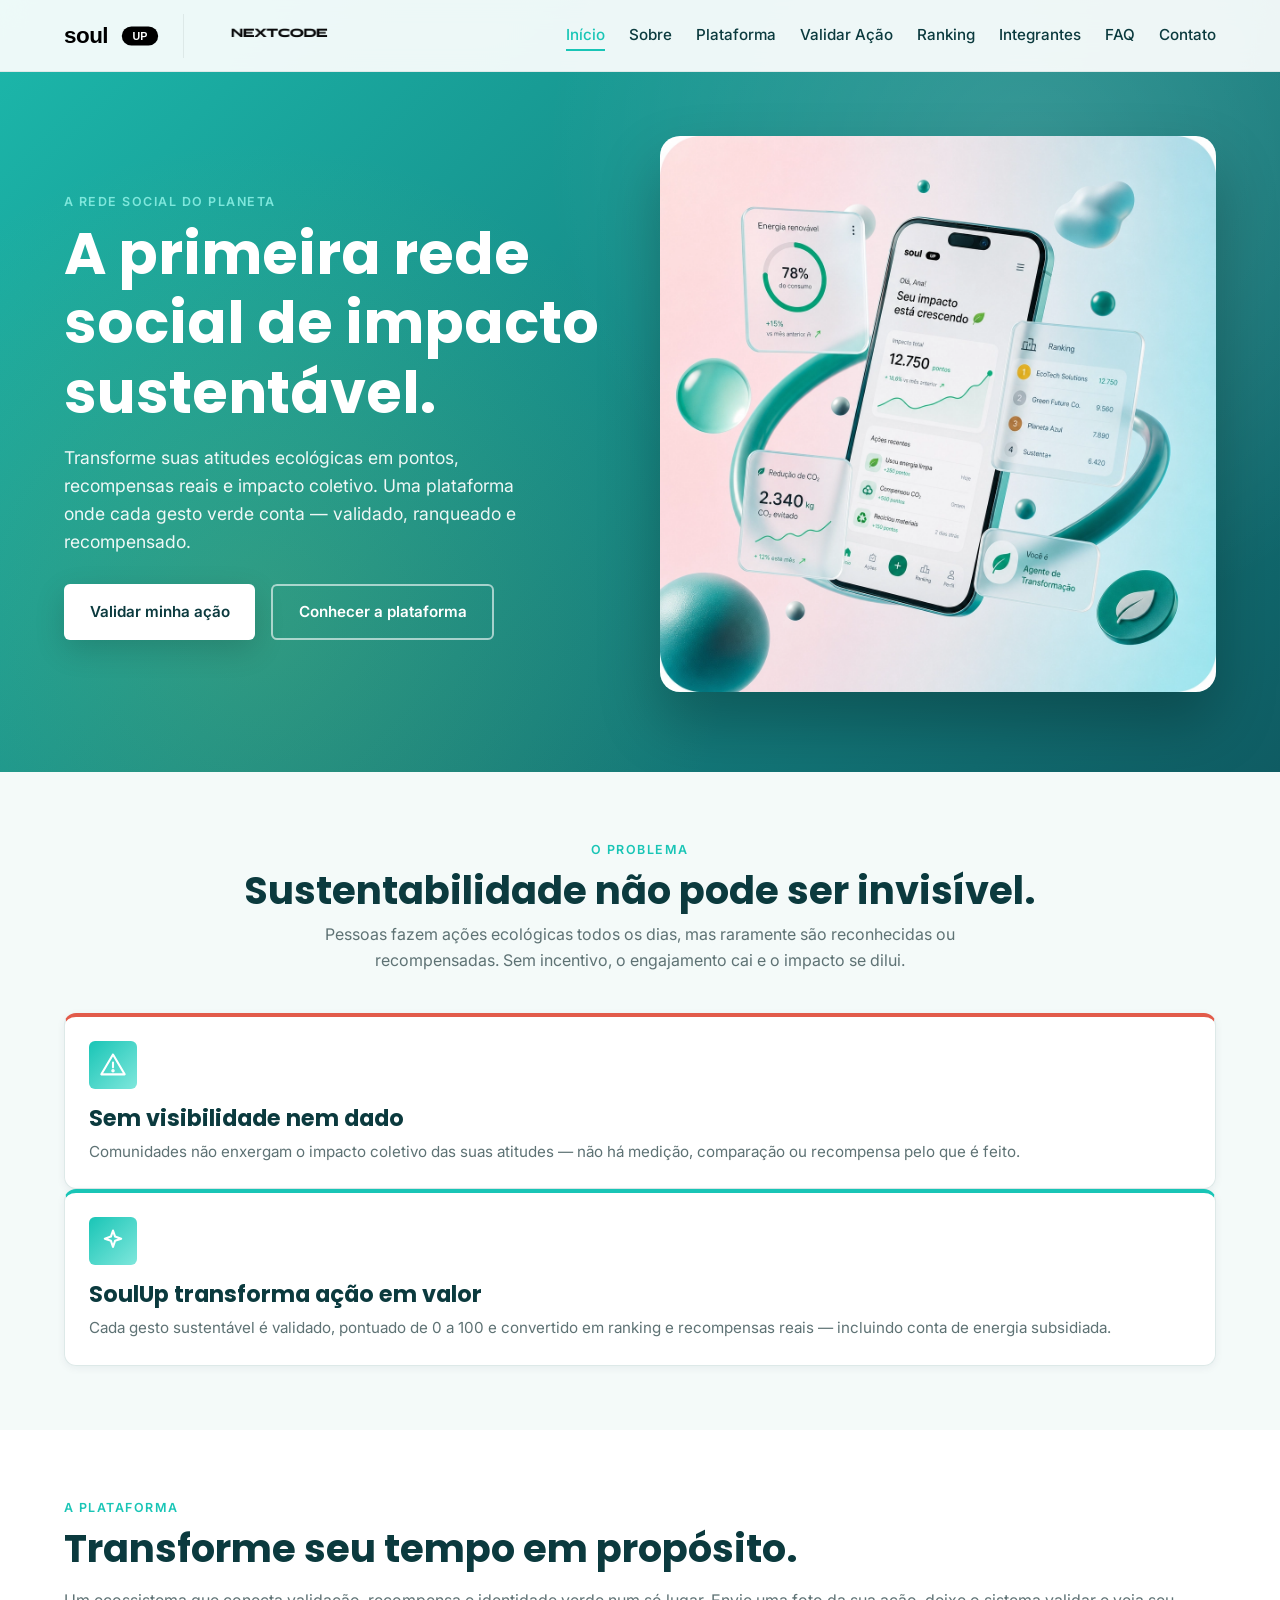
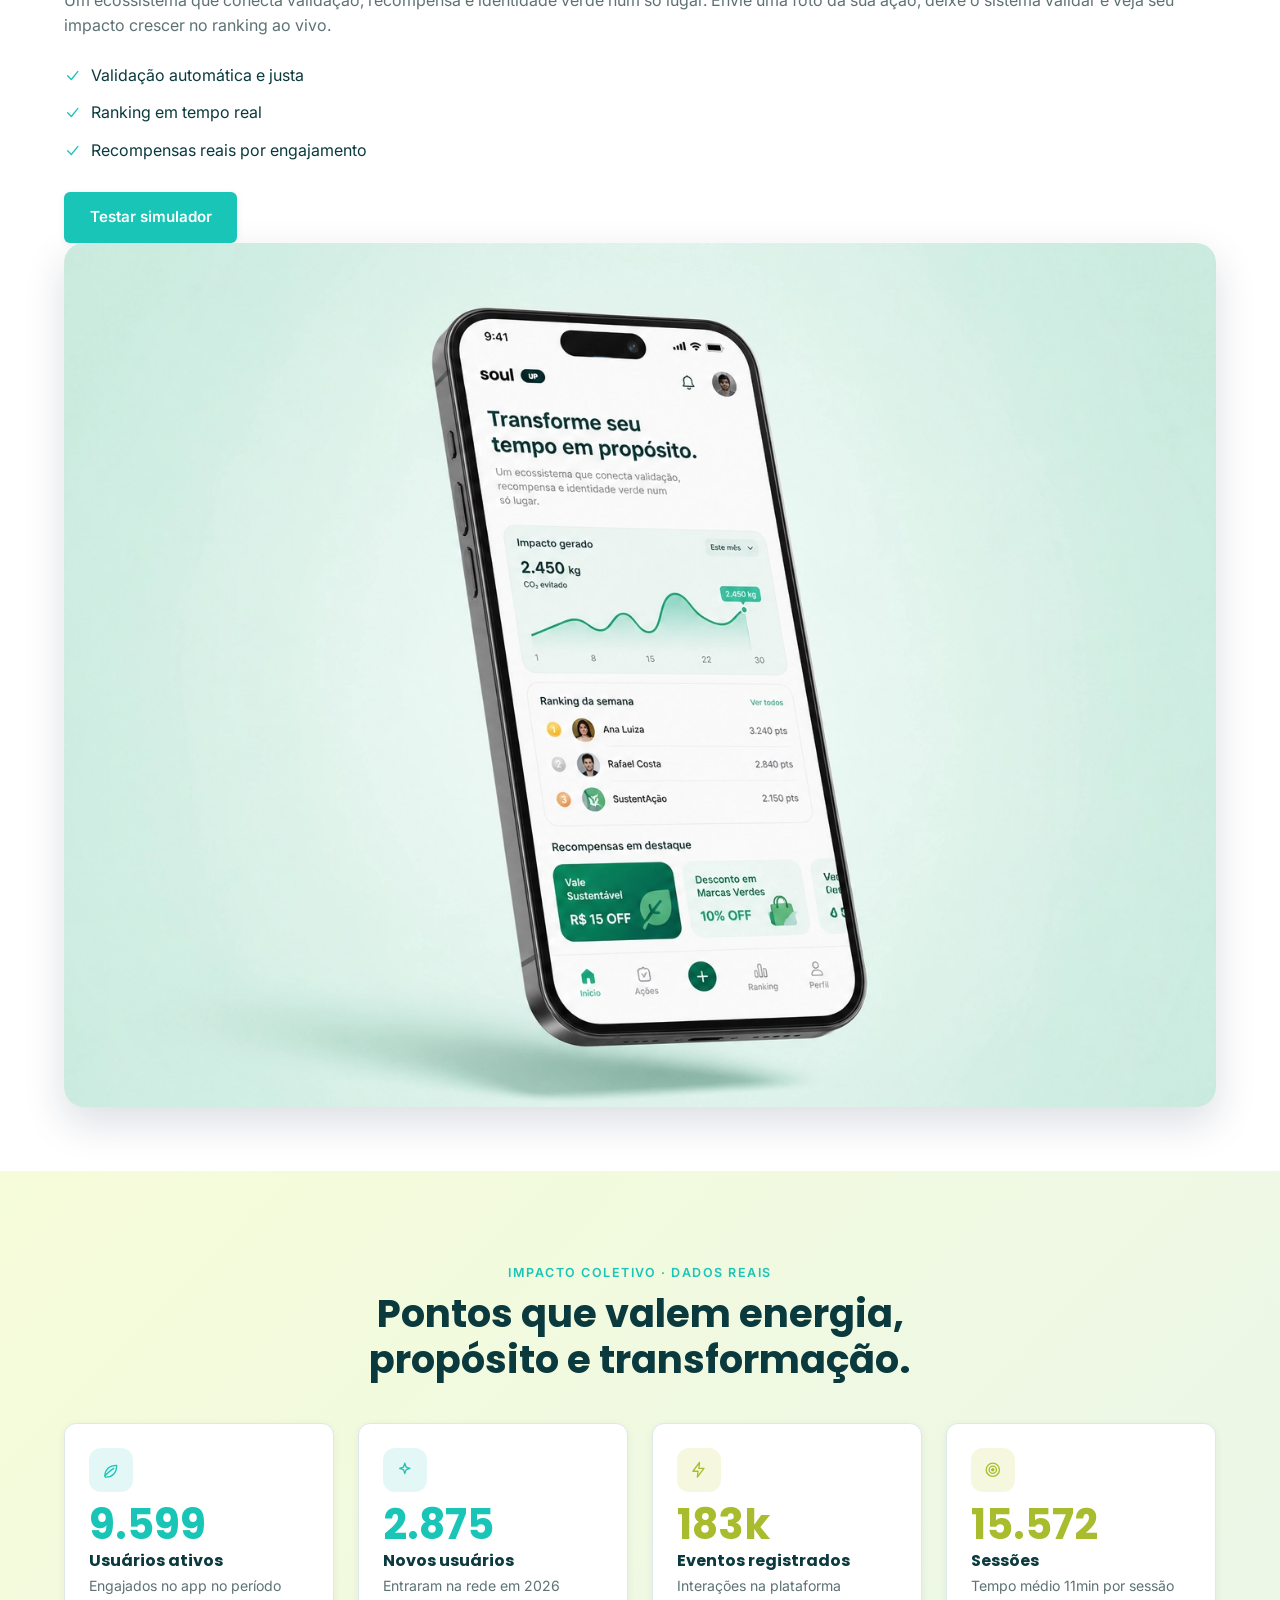
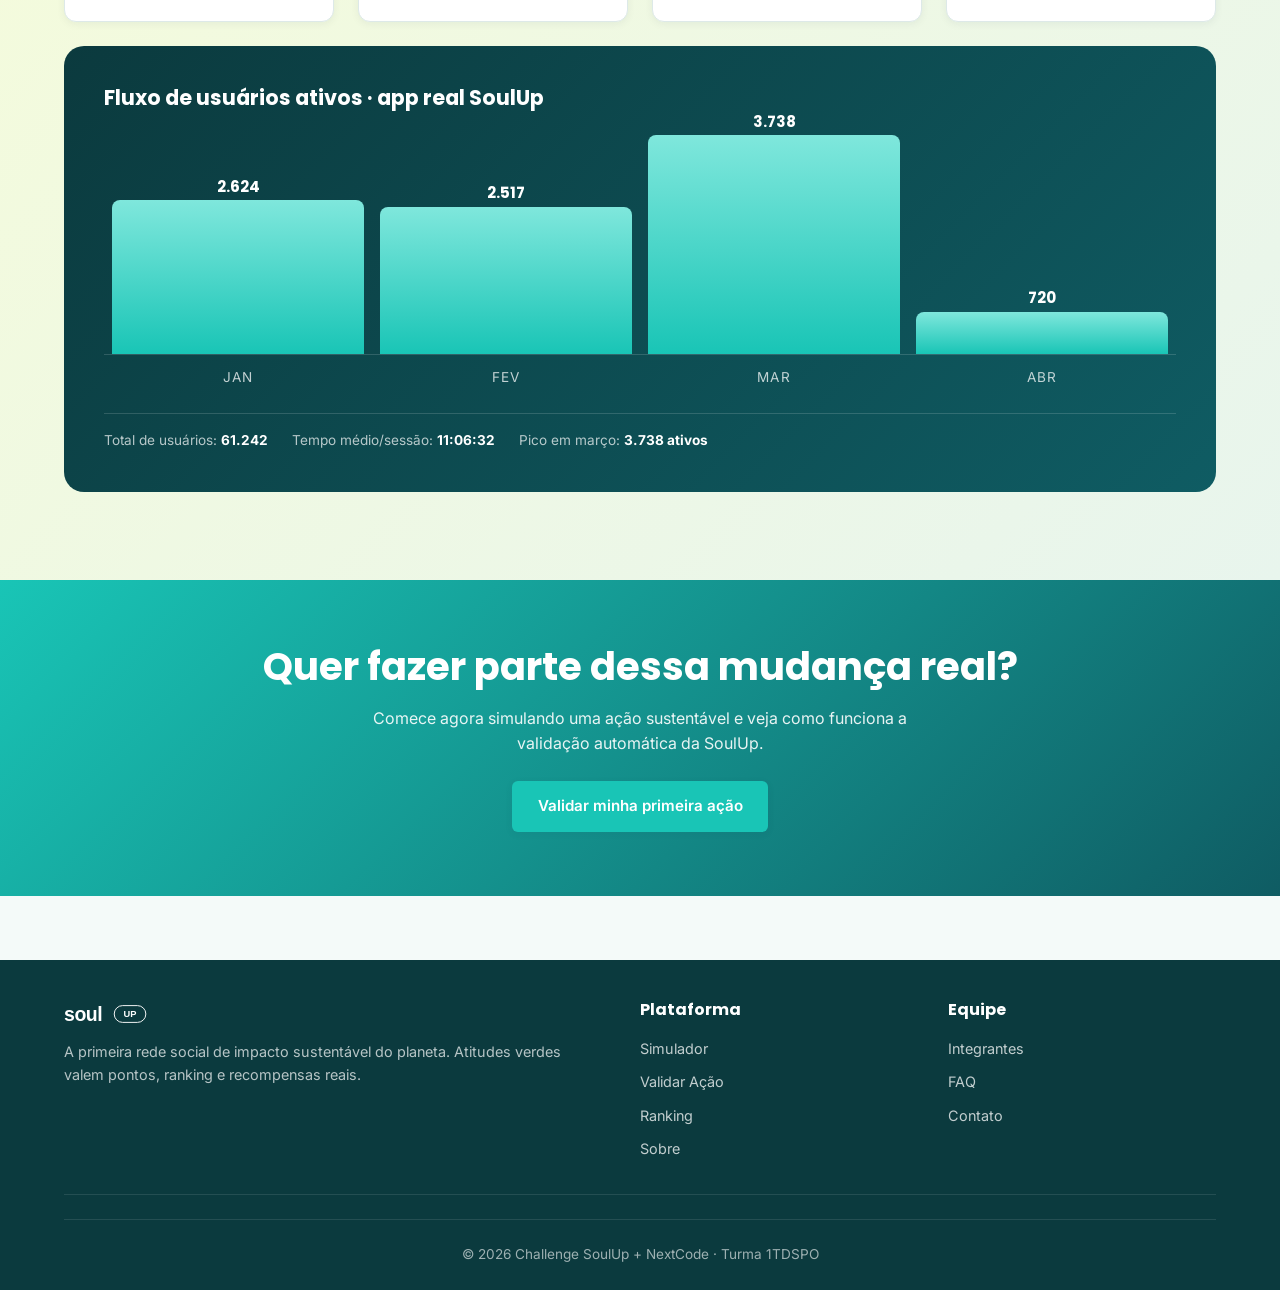
<file: index.html>
<!DOCTYPE html>
<html lang="pt-BR">
<head>
  <meta charset="UTF-8" />
  <meta name="viewport" content="width=device-width, initial-scale=1.0" />
  <title>SoulUp — Gamificação que recompensa atitudes sustentáveis</title>
  <meta name="description" content="A primeira rede social de impacto sustentável do planeta. Transforme ações ecológicas em pontos, ranking e recompensas reais." />
  <link rel="icon" type="image/svg+xml" href="assets/logo.svg" />
  <link rel="preconnect" href="https://fonts.googleapis.com" />
  <link rel="preconnect" href="https://fonts.gstatic.com" crossorigin />
  <link href="https://fonts.googleapis.com/css2?family=Inter:wght@400;500;600&family=Poppins:wght@600;700&display=swap" rel="stylesheet" />
  <link rel="stylesheet" href="css/variaveis.css" />
  <link rel="stylesheet" href="css/base.css" />
  <link rel="stylesheet" href="css/pages/inicio.css" />
  <link rel="stylesheet" href="css/responsividade.css" />
</head>
<body>

  <header class="cabecalhoSite">
    <nav class="navegacao conteiner" aria-label="Navegação principal">
      <a href="index.html" class="marca"><img src="assets/logo.svg" alt="SoulUp" class="marcaImagem" /><span class="marcaDivisor" aria-hidden="true"></span><img src="assets/logo-nextcode.png" alt="NextCode" class="marcaImagem marcaImagemNextcode" /></a>
      <button class="navegacaoBotao" aria-label="Abrir menu" aria-expanded="false"><span></span><span></span><span></span></button>
      <ul class="navegacaoLinks">
        <li><a href="index.html" class="ativo">Início</a></li>
        <li><a href="sobre.html">Sobre</a></li>
        <li><a href="plataforma.html">Plataforma</a></li>
        <li><a href="validar.html">Validar Ação</a></li>
        <li><a href="ranking.html">Ranking</a></li>
        <li><a href="integrantes.html">Integrantes</a></li>
        <li><a href="faq.html">FAQ</a></li>
        <li><a href="contato.html">Contato</a></li>
      </ul>
    </nav>
  </header>

  <main>
    <section class="destaqueV2">
      <div class="conteiner destaqueGrid">
        <div>
          <span class="sobrancelha noEscuro">A rede social do planeta</span>
          <h1>A primeira rede social de impacto sustentável.</h1>
          <p class="destaqueTexto">
            Transforme suas atitudes ecológicas em pontos, recompensas reais e
            impacto coletivo. Uma plataforma onde cada gesto verde conta — validado,
            ranqueado e recompensado.
          </p>
          <div class="destaqueAcoes">
            <a class="botao botaoPrimario" href="validar.html">Validar minha ação</a>
            <a class="botao botaoSecundario" href="plataforma.html">Conhecer a plataforma</a>
          </div>
        </div>
        <div class="destaqueFoto">
          <img src="assets/soulup-gamificacao-sustentavel-dashboard.jpg" alt="Interface da plataforma SoulUp com ranking sustentável e sistema de gamificação ecológica" />
        </div>
      </div>
    </section>

    <section>
      <div class="conteiner">
        <div class="secaoTitulo" data-animate>
          <span class="sobrancelha">O problema</span>
          <h2>Sustentabilidade não pode ser invisível.</h2>
          <p>Pessoas fazem ações ecológicas todos os dias, mas raramente são reconhecidas ou recompensadas. Sem incentivo, o engajamento cai e o impacto se dilui.</p>
        </div>
        <div class="problemaSolucao">
          <article class="cartao problema" data-animate>
            <div class="cartaoIcone"><i data-icon="alert"></i></div>
            <h3>Sem visibilidade nem dado</h3>
            <p>Comunidades não enxergam o impacto coletivo das suas atitudes — não há medição, comparação ou recompensa pelo que é feito.</p>
          </article>
          <article class="cartao" data-animate>
            <div class="cartaoIcone"><i data-icon="sparkle"></i></div>
            <h3>SoulUp transforma ação em valor</h3>
            <p>Cada gesto sustentável é validado, pontuado de 0 a 100 e convertido em ranking e recompensas reais — incluindo conta de energia subsidiada.</p>
          </article>
        </div>
      </div>
    </section>

    <section style="background: var(--color-surface);">
      <div class="conteiner">
        <div class="vitrine">
          <div>
            <span class="sobrancelha">A plataforma</span>
            <h2>Transforme seu tempo em propósito.</h2>
            <p style="margin: 1rem 0 1.5rem;">
              Um ecossistema que conecta validação, recompensa e identidade verde
              num só lugar. Envie uma foto da sua ação, deixe o sistema validar e
              veja seu impacto crescer no ranking ao vivo.
            </p>
            <ul style="list-style: none; display: flex; flex-direction: column; gap: 0.75rem; margin-bottom: 1.75rem;">
              <li style="display: flex; gap: 0.6rem; align-items: center;"><i data-icon="check" style="color: var(--color-teal);"></i> Validação automática e justa</li>
              <li style="display: flex; gap: 0.6rem; align-items: center;"><i data-icon="check" style="color: var(--color-teal);"></i> Ranking em tempo real</li>
              <li style="display: flex; gap: 0.6rem; align-items: center;"><i data-icon="check" style="color: var(--color-teal);"></i> Recompensas reais por engajamento</li>
            </ul>
            <a class="botao botaoPrimario" href="plataforma.html">Testar simulador</a>
          </div>
          <div class="vitrineImagem">
            <img src="assets/soulup-transforme-seu-tempo-em-proposito.jpg" alt="App SoulUp em uso" loading="lazy" />
          </div>
        </div>
      </div>
    </section>

    <section class="secaoEnvolveLima">
      <div class="conteiner">
        <div class="secaoLima">
          <div style="max-width: 720px; margin: 0 auto var(--space-lg); text-align: center;">
            <span class="sobrancelha">Impacto coletivo · dados reais</span>
            <h2>Pontos que valem energia, propósito e transformação.</h2>
          </div>
          <div class="estatisticasGrid">
            <div class="estatisticaCartao">
              <div class="estatisticaIcone"><i data-icon="leaf"></i></div>
              <div class="estatisticaNumero">9.599</div>
              <h4>Usuários ativos</h4>
              <p>Engajados no app no período</p>
            </div>
            <div class="estatisticaCartao">
              <div class="estatisticaIcone"><i data-icon="sparkle"></i></div>
              <div class="estatisticaNumero">2.875</div>
              <h4>Novos usuários</h4>
              <p>Entraram na rede em 2026</p>
            </div>
            <div class="estatisticaCartao alternativo">
              <div class="estatisticaIcone"><i data-icon="bolt"></i></div>
              <div class="estatisticaNumero">183k</div>
              <h4>Eventos registrados</h4>
              <p>Interações na plataforma</p>
            </div>
            <div class="estatisticaCartao alternativo">
              <div class="estatisticaIcone"><i data-icon="target"></i></div>
              <div class="estatisticaNumero">15.572</div>
              <h4>Sessões</h4>
              <p>Tempo médio 11min por sessão</p>
            </div>
          </div>

          <div class="fluxoUsuarios" data-animate>
            <div class="fluxoCabecalho">
              <h3>Fluxo de usuários ativos · app real SoulUp</h3>
            </div>
            <div class="fluxoBarras" role="img" aria-label="Gráfico de usuários ativos por mês">
              <div class="fluxoBarra" style="height: 70.2%;"><span class="fluxoValor">2.624</span></div>
              <div class="fluxoBarra" style="height: 67.3%;"><span class="fluxoValor">2.517</span></div>
              <div class="fluxoBarra" style="height: 100%;"><span class="fluxoValor">3.738</span></div>
              <div class="fluxoBarra" style="height: 19.3%;"><span class="fluxoValor">720</span></div>
            </div>
            <div class="fluxoLabels">
              <span>Jan</span><span>Fev</span><span>Mar</span><span>Abr</span>
            </div>
            <div class="fluxoRodape">
              <span>Total de usuários: <strong>61.242</strong></span>
              <span>Tempo médio/sessão: <strong>11:06:32</strong></span>
              <span>Pico em março: <strong>3.738 ativos</strong></span>
            </div>
          </div>
        </div>
      </div>
    </section>

    <section style="background: linear-gradient(135deg, var(--color-teal), var(--color-ocean)); color: white; border-radius: 0;">
      <div class="conteiner textoCentro">
        <h2 style="color:white;">Quer fazer parte dessa mudança real?</h2>
        <p style="color: rgba(255,255,255,0.9); max-width: 560px; margin: 1rem auto 1.5rem;">
          Comece agora simulando uma ação sustentável e veja como funciona a validação automática da SoulUp.
        </p>
        <a class="botao botaoPrimario" href="validar.html">Validar minha primeira ação</a>
      </div>
    </section>
  </main>

  <footer class="rodapeSite">
    <div class="conteiner">
      <div class="rodapeGrid">
        <div>
          <img src="assets/logo-white.svg" alt="SoulUp" class="marcaImagem" />
          <p style="margin-top:0.75rem;">A primeira rede social de impacto sustentável do planeta. Atitudes verdes valem pontos, ranking e recompensas reais.</p>
        </div>
        <div>
          <h4>Plataforma</h4>
          <ul>
            <li><a href="plataforma.html">Simulador</a></li>
            <li><a href="validar.html">Validar Ação</a></li>
            <li><a href="ranking.html">Ranking</a></li>
            <li><a href="sobre.html">Sobre</a></li>
          </ul>
        </div>
        <div>
          <h4>Equipe</h4>
          <ul>
            <li><a href="integrantes.html">Integrantes</a></li>
            <li><a href="faq.html">FAQ</a></li>
            <li><a href="contato.html">Contato</a></li>
          </ul>
        </div>
      </div>
      <div class="rodapeBase">
        <div class="rodapeBase">© <span id="current-year"></span> Challenge SoulUp + NextCode · Turma 1TDSPO</div>
      </div>
    </div>
  </footer>

  <script src="js/icons.js"></script>
  <script src="js/main.js"></script>
</body>
</html>
</file>
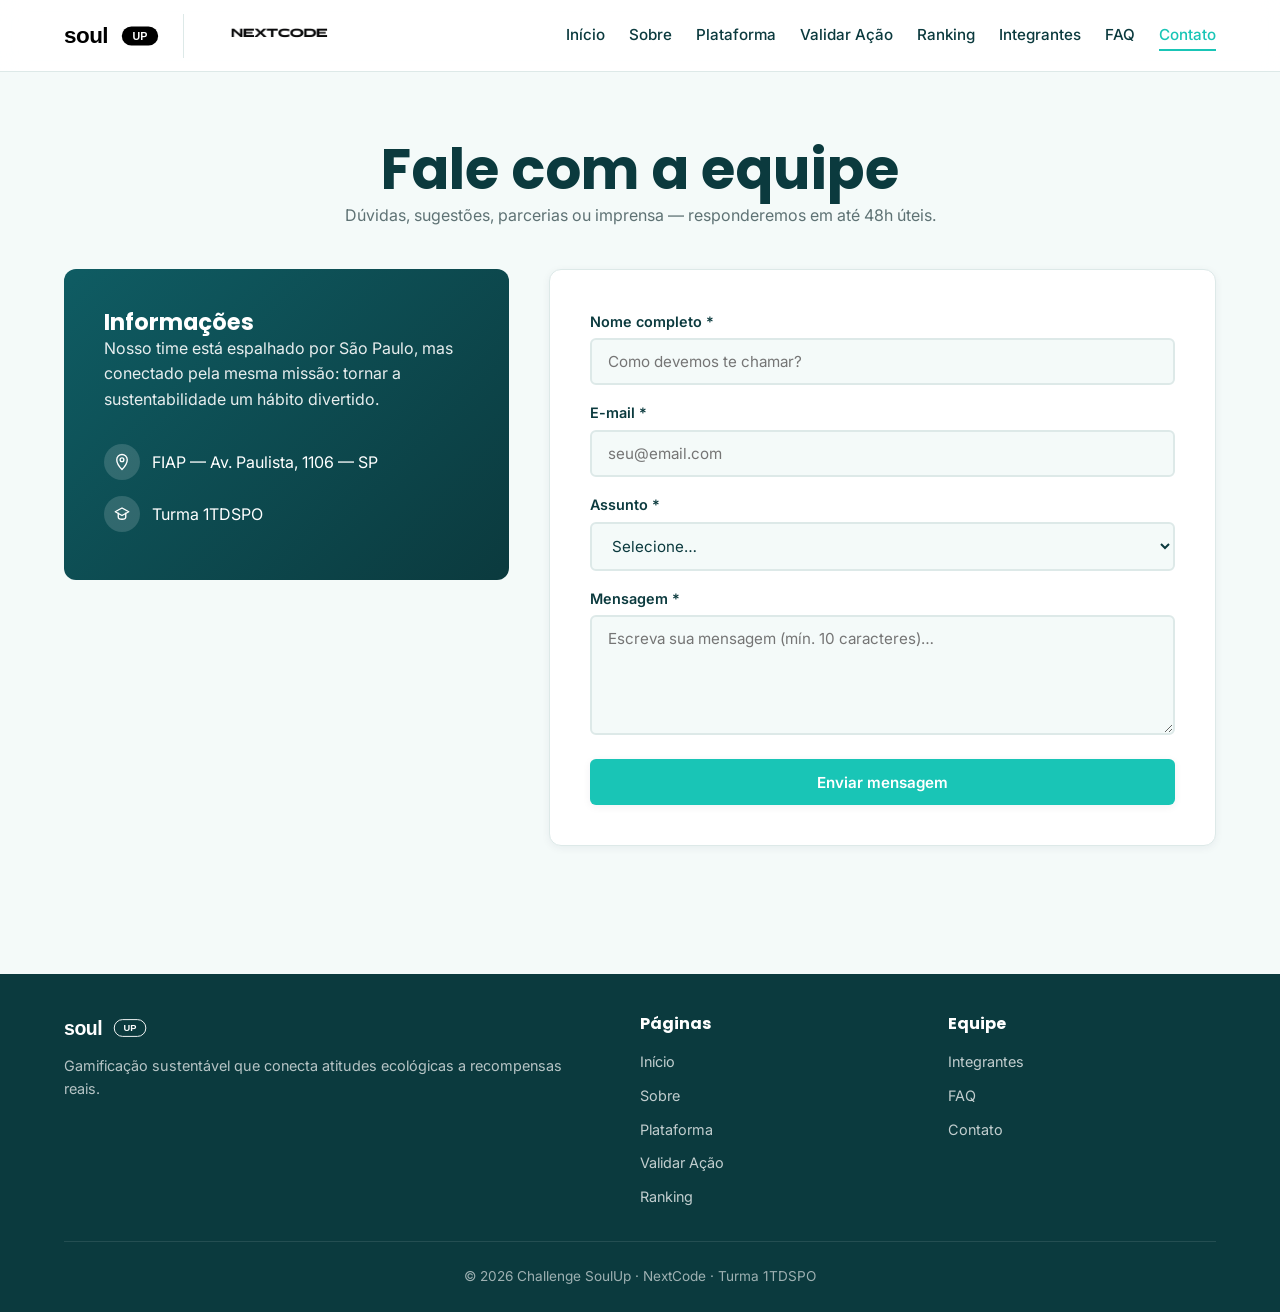
<file: contato.html>
<!doctype html>
<html lang="pt-BR">
  <head>
    <meta charset="UTF-8" />
    <meta name="viewport" content="width=device-width, initial-scale=1.0" />
    <title>Contato — SoulUp</title>
    <meta
      name="description"
      content="Fale com a equipe SoulUp: envie sua mensagem, dúvida ou proposta de parceria."
    />
    <link rel="icon" type="image/svg+xml" href="assets/logo.svg" />
    <link rel="preconnect" href="https://fonts.googleapis.com" />
    <link rel="preconnect" href="https://fonts.gstatic.com" crossorigin />
    <link
      href="https://fonts.googleapis.com/css2?family=Inter:wght@400;500;600&family=Poppins:wght@600;700&display=swap"
      rel="stylesheet"
    />
    <link rel="stylesheet" href="css/variaveis.css" />
    <link rel="stylesheet" href="css/base.css" />
    <link rel="stylesheet" href="css/pages/contato.css" />
    <link rel="stylesheet" href="css/responsividade.css" />
  </head>
  <body>
    <header class="cabecalhoSite">
      <nav class="navegacao conteiner" aria-label="Navegação principal">
        <a href="index.html" class="marca"><img src="assets/logo.svg" alt="SoulUp" class="marcaImagem" /><span class="marcaDivisor" aria-hidden="true"></span><img src="assets/logo-nextcode.png" alt="NextCode" class="marcaImagem marcaImagemNextcode" /></a>
        <button
          class="navegacaoBotao"
          aria-label="Abrir menu"
          aria-expanded="false"
        >
          <span></span><span></span><span></span>
        </button>
        <ul class="navegacaoLinks">
          <li><a href="index.html">Início</a></li>
          <li><a href="sobre.html">Sobre</a></li>
          <li><a href="plataforma.html">Plataforma</a></li>
          <li><a href="validar.html">Validar Ação</a></li>
          <li><a href="ranking.html">Ranking</a></li>
          <li><a href="integrantes.html">Integrantes</a></li>
          <li><a href="faq.html">FAQ</a></li>
          <li><a href="contato.html" class="ativo">Contato</a></li>
        </ul>
      </nav>
    </header>

    <main>
      <section>
        <div class="conteiner">
          <div class="secaoTitulo">
            <h1>Fale com a equipe</h1>
            <p>
              Dúvidas, sugestões, parcerias ou imprensa — responderemos em até
              48h úteis.
            </p>
          </div>

          <div class="contatoGrid">
            <aside class="contatoInfo">
              <h3>Informações</h3>
              <p>
                Nosso time está espalhado por São Paulo, mas conectado pela
                mesma missão: tornar a sustentabilidade um hábito divertido.
              </p>
              <ul>
                <li>
                  <span><i data-icon="pin"></i></span
                  ><span>FIAP — Av. Paulista, 1106 — SP</span>
                </li>
                <li>
                  <span><i data-icon="school"></i></span
                  ><span>Turma 1TDSPO</span>
                </li>
              </ul>
            </aside>

            <form id="contact-form" class="formulario" novalidate>
              <div class="formularioGrupo">
                <label for="name">Nome completo *</label>
                <input
                  type="text"
                  id="name"
                  name="name"
                  placeholder="Como devemos te chamar?"
                />
                <span class="mensagemErro"></span>
              </div>

              <div class="formularioGrupo">
                <label for="email">E-mail *</label>
                <input
                  type="email"
                  id="email"
                  name="email"
                  placeholder="seu@email.com"
                />
                <span class="mensagemErro"></span>
              </div>

              <div class="formularioGrupo">
                <label for="subject">Assunto *</label>
                <select id="subject" name="subject">
                  <option value="">Selecione…</option>
                  <option value="duvida">Dúvida sobre a plataforma</option>
                  <option value="parceria">Proposta de parceria</option>
                  <option value="imprensa">Imprensa</option>
                  <option value="outro">Outro</option>
                </select>
                <span class="mensagemErro"></span>
              </div>

              <div class="formularioGrupo">
                <label for="message">Mensagem *</label>
                <textarea
                  id="message"
                  name="message"
                  placeholder="Escreva sua mensagem (mín. 10 caracteres)…"
                ></textarea>
                <span class="mensagemErro"></span>
              </div>

              <button type="submit" class="botao botaoPrimario botaoBloco">
                Enviar mensagem
              </button>

              <div
                id="form-feedback"
                class="formularioRetorno"
                role="status"
                aria-live="polite"
              ></div>
            </form>
          </div>
        </div>
      </section>
    </main>

    <footer class="rodapeSite">
      <div class="conteiner">
        <div class="rodapeGrid">
          <div>
            <img src="assets/logo-white.svg" alt="SoulUp" class="marcaImagem" />
            <p style="margin-top: 0.75rem">
              Gamificação sustentável que conecta atitudes ecológicas a
              recompensas reais.
            </p>
          </div>
          <div>
            <h4>Páginas</h4>
            <ul>
              <li><a href="index.html">Início</a></li>
              <li><a href="sobre.html">Sobre</a></li>
              <li><a href="plataforma.html">Plataforma</a></li>
              <li><a href="validar.html">Validar Ação</a></li>
              <li><a href="ranking.html">Ranking</a></li>
            </ul>
          </div>
          <div>
            <h4>Equipe</h4>
            <ul>
              <li><a href="integrantes.html">Integrantes</a></li>
              <li><a href="faq.html">FAQ</a></li>
              <li><a href="contato.html">Contato</a></li>
            </ul>
          </div>
        </div>
        <div class="rodapeBase">
          © <span id="current-year"></span> Challenge SoulUp · NextCode · Turma
          1TDSPO
        </div>
      </div>
    </footer>

    <script src="js/icons.js"></script>
    <script src="js/main.js"></script>
    <script src="js/contato.js"></script>
  </body>
</html>
</file>
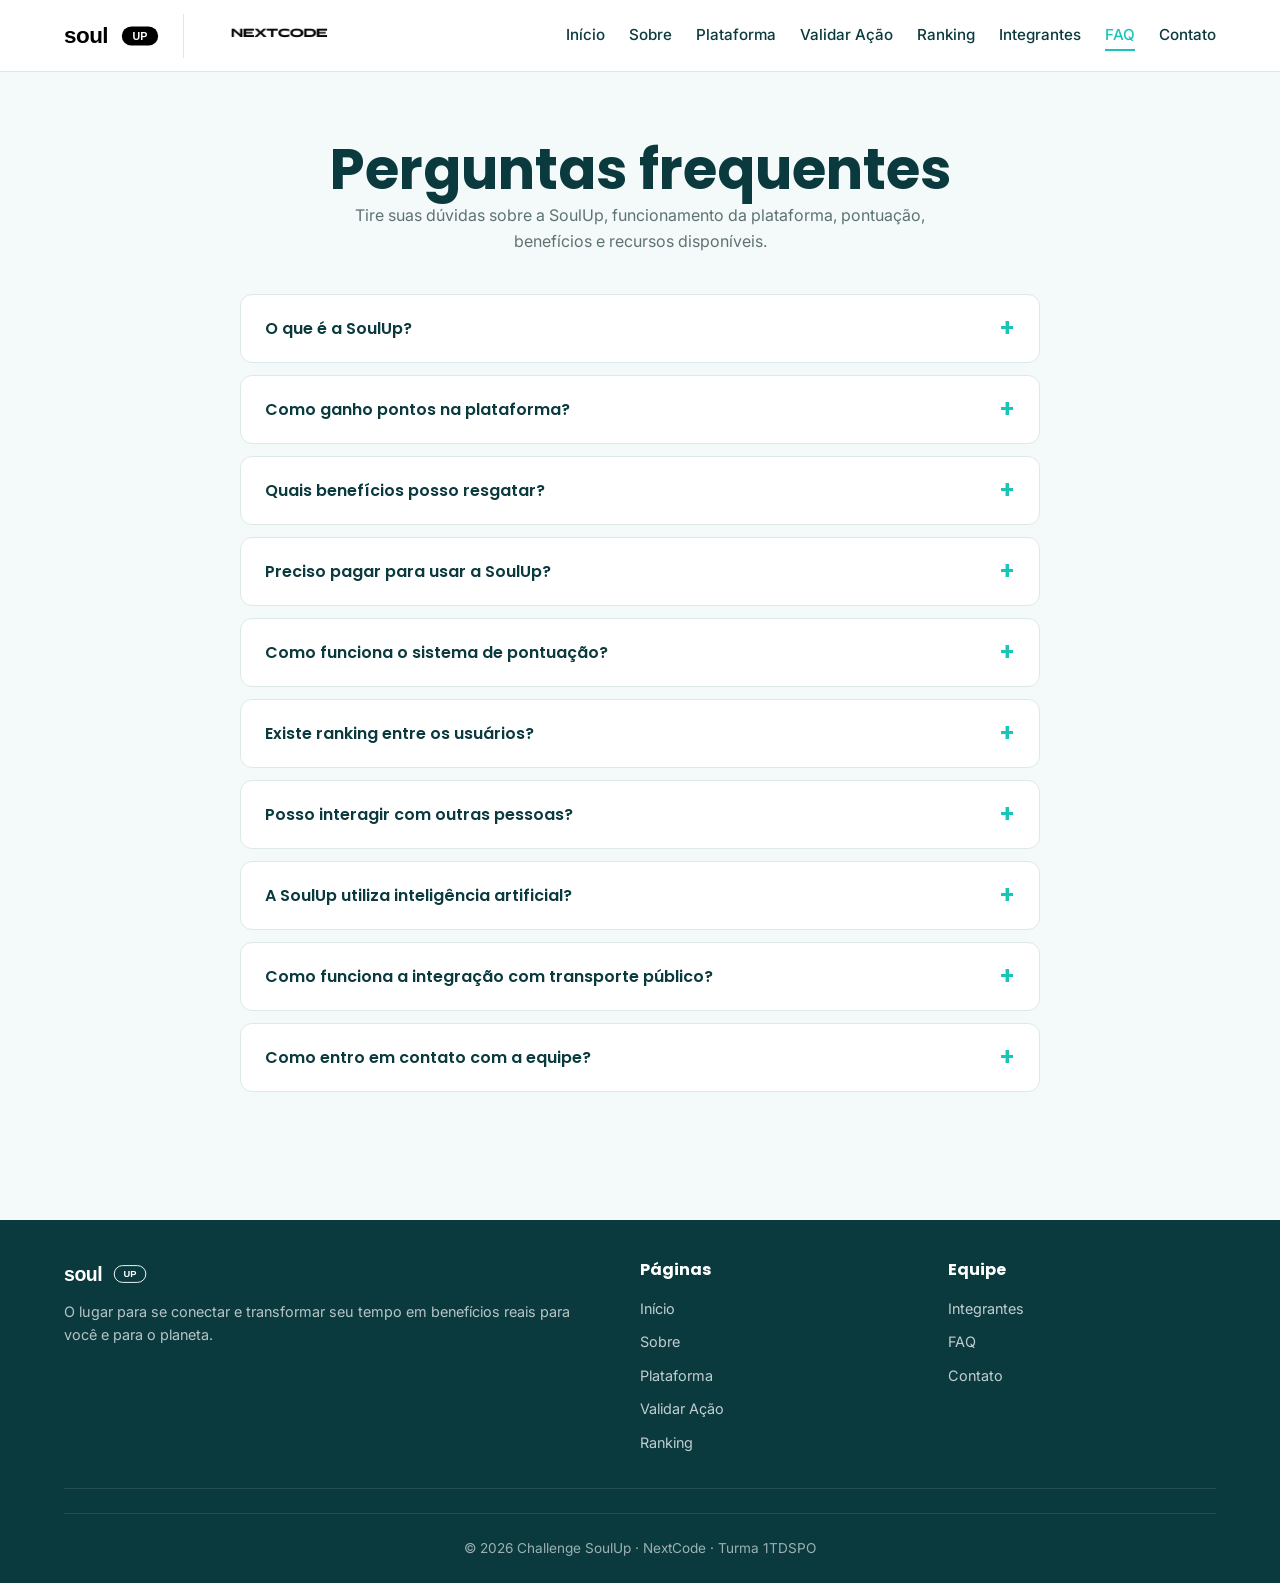
<file: faq.html>
<!DOCTYPE html>
<html lang="pt-BR">
<head>
  <meta charset="UTF-8" />
  <meta name="viewport" content="width=device-width, initial-scale=1.0" />
  <title>FAQ — SoulUp</title>

  <meta
    name="description"
    content="Perguntas frequentes sobre a plataforma SoulUp, pontuação, benefícios e funcionamento."
  />

  <link rel="icon" type="image/svg+xml" href="assets/logo.svg" />

  <link rel="preconnect" href="https://fonts.googleapis.com" />
  <link rel="preconnect" href="https://fonts.gstatic.com" crossorigin />

  <link
    href="https://fonts.googleapis.com/css2?family=Inter:wght@400;500;600&family=Poppins:wght@600;700&display=swap"
    rel="stylesheet"
  />

  <link rel="stylesheet" href="css/variaveis.css" />
  <link rel="stylesheet" href="css/base.css" />
  <link rel="stylesheet" href="css/pages/faq.css" />
  <link rel="stylesheet" href="css/responsividade.css" />
</head>

<body>

  <header class="cabecalhoSite">
    <nav class="navegacao conteiner" aria-label="Navegação principal">

      <a href="index.html" class="marca"><img src="assets/logo.svg" alt="SoulUp" class="marcaImagem" /><span class="marcaDivisor" aria-hidden="true"></span><img src="assets/logo-nextcode.png" alt="NextCode" class="marcaImagem marcaImagemNextcode" /></a>

      <button
        class="navegacaoBotao"
        aria-label="Abrir menu"
        aria-expanded="false"
      >
        <span></span>
        <span></span>
        <span></span>
      </button>

      <ul class="navegacaoLinks">
        <li><a href="index.html">Início</a></li>
        <li><a href="sobre.html">Sobre</a></li>
        <li><a href="plataforma.html">Plataforma</a></li>
        <li><a href="validar.html">Validar Ação</a></li>
        <li><a href="ranking.html">Ranking</a></li>
        <li><a href="integrantes.html">Integrantes</a></li>
        <li><a href="faq.html" class="ativo">FAQ</a></li>
        <li><a href="contato.html">Contato</a></li>
      </ul>

    </nav>
  </header>

  <main>

    <section>
      <div class="conteiner">

        <div class="secaoTitulo">
          <h1>Perguntas frequentes</h1>

          <p>
            Tire suas dúvidas sobre a SoulUp, funcionamento da plataforma,
            pontuação, benefícios e recursos disponíveis.
          </p>
        </div>

        <div class="faqLista">

          <div class="faqItem">
            <button class="faqPergunta" aria-expanded="false">
              O que é a SoulUp?
            </button>

            <div class="faqResposta">
              <p>
                A SoulUp é uma rede social de impacto sustentável que transforma
                o tempo e a atenção dos usuários em benefícios reais. Dentro da
                plataforma, você pode assistir anúncios de marcas parceiras,
                participar de missões, interagir com comunidades e acumular
                pontos para trocar por vantagens sustentáveis.
              </p>
            </div>
          </div>

          <div class="faqItem">
            <button class="faqPergunta" aria-expanded="false">
              Como ganho pontos na plataforma?
            </button>

            <div class="faqResposta">
              <p>
                Você pode ganhar pontos assistindo anúncios, participando de
                desafios sustentáveis, cumprindo missões, interagindo com a
                comunidade e utilizando recursos da plataforma. Quanto maior o
                engajamento, maior a pontuação acumulada.
              </p>
            </div>
          </div>

          <div class="faqItem">
            <button class="faqPergunta" aria-expanded="false">
              Quais benefícios posso resgatar?
            </button>

            <div class="faqResposta">
              <p>
                Os pontos acumulados podem ser convertidos em descontos na conta
                de luz, créditos de compensação de carbono, benefícios
                relacionados ao transporte público e experiências sustentáveis
                oferecidas pelos parceiros da SoulUp.
              </p>
            </div>
          </div>

          <div class="faqItem">
            <button class="faqPergunta" aria-expanded="false">
              Preciso pagar para usar a SoulUp?
            </button>

            <div class="faqResposta">
              <p>
                Não. A SoulUp é gratuita para os usuários. O modelo da
                plataforma funciona através de parcerias com marcas,
                anunciantes e empresas que incentivam ações sustentáveis.
              </p>
            </div>
          </div>

          <div class="faqItem">
            <button class="faqPergunta" aria-expanded="false">
              Como funciona o sistema de pontuação?
            </button>

            <div class="faqResposta">
              <p>
                A plataforma utiliza um sistema de gamificação sustentável que
                avalia ações, participação e engajamento dos usuários. O objetivo
                é garantir uma pontuação justa, segura e escalável para toda a
                comunidade.
              </p>
            </div>
          </div>

          <div class="faqItem">
            <button class="faqPergunta" aria-expanded="false">
              Existe ranking entre os usuários?
            </button>

            <div class="faqResposta">
              <p>
                Sim. A SoulUp possui rankings em tempo real que destacam os
                usuários mais engajados da plataforma. Isso incentiva a
                participação contínua e cria uma experiência mais dinâmica e
                competitiva.
              </p>
            </div>
          </div>

          <div class="faqItem">
            <button class="faqPergunta" aria-expanded="false">
              Posso interagir com outras pessoas?
            </button>

            <div class="faqResposta">
              <p>
                Sim. A SoulUp funciona como uma rede social sustentável,
                permitindo interação com amigos, participação em comunidades e
                compartilhamento de conteúdos relacionados ao impacto positivo e
                sustentabilidade.
              </p>
            </div>
          </div>

          <div class="faqItem">
            <button class="faqPergunta" aria-expanded="false">
              A SoulUp utiliza inteligência artificial?
            </button>

            <div class="faqResposta">
              <p>
                Sim. A plataforma prevê recursos com inteligência artificial para
                geração de conteúdos, personalização de experiências e criação
                de avatares inteligentes que incentivam ações sustentáveis de
                forma personalizada.
              </p>
            </div>
          </div>

          <div class="faqItem">
            <button class="faqPergunta" aria-expanded="false">
              Como funciona a integração com transporte público?
            </button>

            <div class="faqResposta">
              <p>
                A SoulUp está desenvolvendo mecanismos para converter pontos em
                benefícios reais relacionados ao transporte público, permitindo
                que os usuários utilizem suas recompensas de forma prática e
                sustentável.
              </p>
            </div>
          </div>

          <div class="faqItem">
            <button class="faqPergunta" aria-expanded="false">
              Como entro em contato com a equipe?
            </button>

            <div class="faqResposta">
              <p>
                Você pode acessar a página de
                <a href="contato.html">Contato</a>
                para enviar uma mensagem ou visualizar os integrantes do projeto
                na página de
                <a href="integrantes.html">Integrantes</a>.
              </p>
            </div>
          </div>

        </div>
      </div>
    </section>

  </main>

  <footer class="rodapeSite">

    <div class="conteiner">

      <div class="rodapeGrid">

        <div>
          <img
            src="assets/logo-white.svg"
            alt="SoulUp"
            class="marcaImagem"
          />

          <p style="margin-top:0.75rem;">
            O lugar para se conectar e transformar seu tempo em benefícios
            reais para você e para o planeta.
          </p>
        </div>

        <div>
          <h4>Páginas</h4>

          <ul>
            <li><a href="index.html">Início</a></li>
            <li><a href="sobre.html">Sobre</a></li>
            <li><a href="plataforma.html">Plataforma</a></li>
            <li><a href="validar.html">Validar Ação</a></li>
            <li><a href="ranking.html">Ranking</a></li>
          </ul>
        </div>

        <div>
          <h4>Equipe</h4>

          <ul>
            <li><a href="integrantes.html">Integrantes</a></li>
            <li><a href="faq.html">FAQ</a></li>
            <li><a href="contato.html">Contato</a></li>
          </ul>
        </div>

      </div>

      <div class="rodapeBase">
       <div class="rodapeBase">© <span id="current-year"></span> Challenge SoulUp · NextCode · Turma 1TDSPO</div>
      </div>

    </div>

  </footer>

  <script src="js/icons.js"></script>
  <script src="js/main.js"></script>

</body>
</html>
</file>
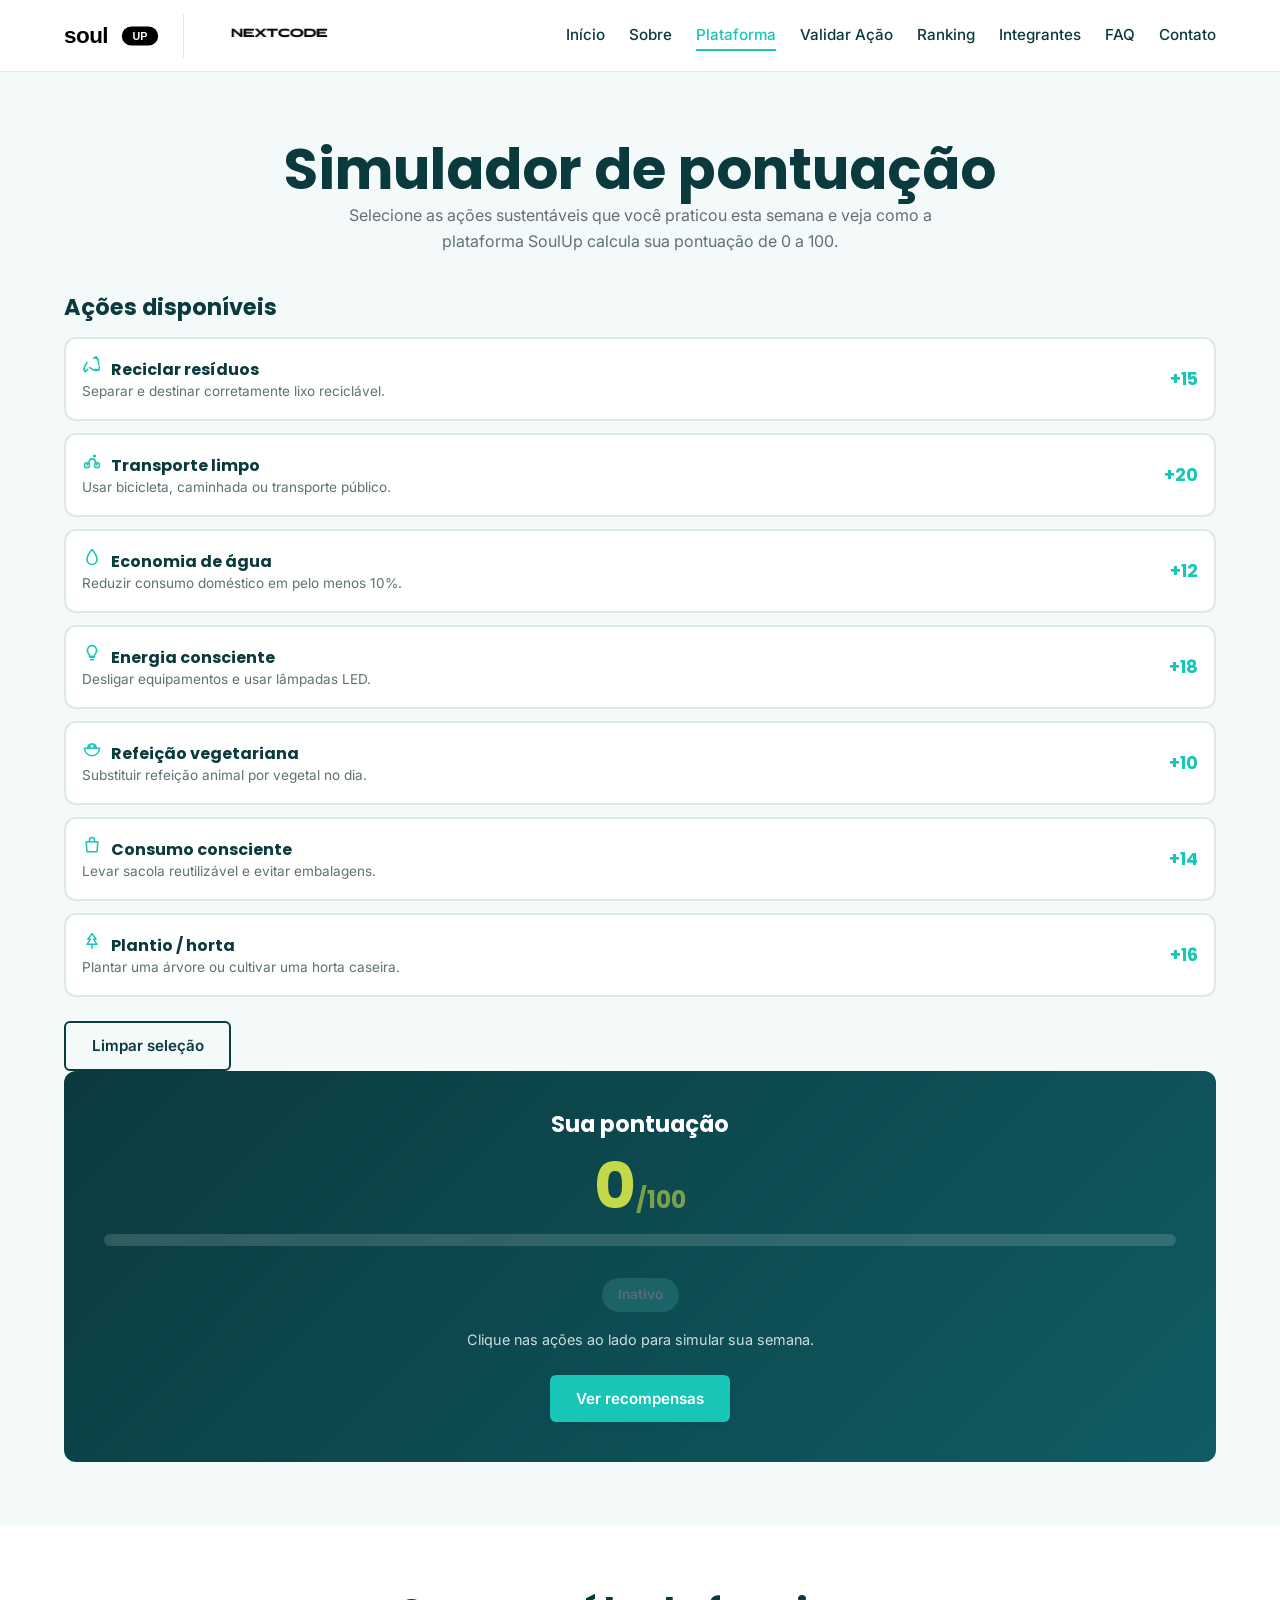
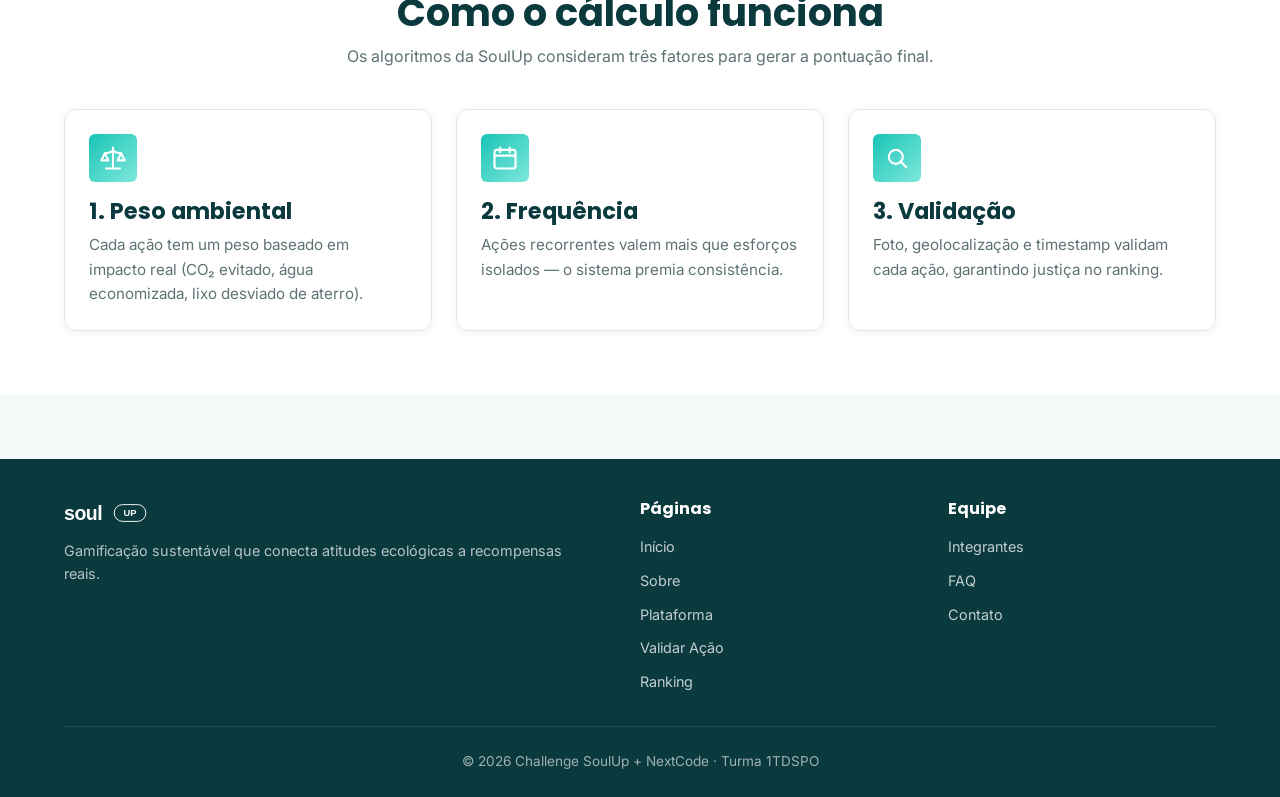
<file: plataforma.html>
<!DOCTYPE html>
<html lang="pt-BR">
<head>
  <meta charset="UTF-8" />
  <meta name="viewport" content="width=device-width, initial-scale=1.0" />
  <title>Plataforma — Simulador SoulUp</title>
  <meta name="description" content="Teste o simulador SoulUp: selecione ações sustentáveis e veja sua pontuação evoluir em tempo real." />
  <link rel="icon" type="image/svg+xml" href="assets/logo.svg" />
  <link rel="preconnect" href="https://fonts.googleapis.com" />
  <link rel="preconnect" href="https://fonts.gstatic.com" crossorigin />
  <link href="https://fonts.googleapis.com/css2?family=Inter:wght@400;500;600&family=Poppins:wght@600;700&display=swap" rel="stylesheet" />
  <link rel="stylesheet" href="css/variaveis.css" />
  <link rel="stylesheet" href="css/base.css" />
  <link rel="stylesheet" href="css/pages/plataforma.css" />
  <link rel="stylesheet" href="css/responsividade.css" />
</head>
<body>

  <header class="cabecalhoSite">
    <nav class="navegacao conteiner" aria-label="Navegação principal">
      <a href="index.html" class="marca"><img src="assets/logo.svg" alt="SoulUp" class="marcaImagem" /><span class="marcaDivisor" aria-hidden="true"></span><img src="assets/logo-nextcode.png" alt="NextCode" class="marcaImagem marcaImagemNextcode" /></a>
      <button class="navegacaoBotao" aria-label="Abrir menu" aria-expanded="false"><span></span><span></span><span></span></button>
      <ul class="navegacaoLinks">
        <li><a href="index.html">Início</a></li>
        <li><a href="sobre.html">Sobre</a></li>
        <li><a href="plataforma.html" class="ativo">Plataforma</a></li>
        <li><a href="validar.html">Validar Ação</a></li>
        <li><a href="ranking.html">Ranking</a></li>
        <li><a href="integrantes.html">Integrantes</a></li>
        <li><a href="faq.html">FAQ</a></li>
        <li><a href="contato.html">Contato</a></li>
      </ul>
    </nav>
  </header>

  <main>
    <section>
      <div class="conteiner">
        <div class="secaoTitulo">
          <h1>Simulador de pontuação</h1>
          <p>Selecione as ações sustentáveis que você praticou esta semana e veja como a plataforma SoulUp calcula sua pontuação de 0 a 100.</p>
        </div>

        <div class="simulador">

          <div>
            <h3 style="margin-bottom:1rem;">Ações disponíveis</h3>
            <div class="acoesLista">

              <div class="acaoItem" data-points="15">
                <div class="acaoInfo">
                  <h4><i data-icon="recycle"></i> Reciclar resíduos</h4>
                  <p>Separar e destinar corretamente lixo reciclável.</p>
                </div>
                <div class="acaoPontos">+15</div>
              </div>

              <div class="acaoItem" data-points="20">
                <div class="acaoInfo">
                  <h4><i data-icon="bike"></i> Transporte limpo</h4>
                  <p>Usar bicicleta, caminhada ou transporte público.</p>
                </div>
                <div class="acaoPontos">+20</div>
              </div>

              <div class="acaoItem" data-points="12">
                <div class="acaoInfo">
                  <h4><i data-icon="droplet"></i> Economia de água</h4>
                  <p>Reduzir consumo doméstico em pelo menos 10%.</p>
                </div>
                <div class="acaoPontos">+12</div>
              </div>

              <div class="acaoItem" data-points="18">
                <div class="acaoInfo">
                  <h4><i data-icon="lightbulb"></i> Energia consciente</h4>
                  <p>Desligar equipamentos e usar lâmpadas LED.</p>
                </div>
                <div class="acaoPontos">+18</div>
              </div>

              <div class="acaoItem" data-points="10">
                <div class="acaoInfo">
                  <h4><i data-icon="salad"></i> Refeição vegetariana</h4>
                  <p>Substituir refeição animal por vegetal no dia.</p>
                </div>
                <div class="acaoPontos">+10</div>
              </div>

              <div class="acaoItem" data-points="14">
                <div class="acaoInfo">
                  <h4><i data-icon="bag"></i> Consumo consciente</h4>
                  <p>Levar sacola reutilizável e evitar embalagens.</p>
                </div>
                <div class="acaoPontos">+14</div>
              </div>

              <div class="acaoItem" data-points="16">
                <div class="acaoInfo">
                  <h4><i data-icon="tree"></i> Plantio / horta</h4>
                  <p>Plantar uma árvore ou cultivar uma horta caseira.</p>
                </div>
                <div class="acaoPontos">+16</div>
              </div>

            </div>
            <button id="reset-score" class="botao botaoSecundario margemTopoMd">Limpar seleção</button>
          </div>

          <aside class="pontuacaoPainel" aria-live="polite">
            <h3>Sua pontuação</h3>
            <div class="pontuacaoValor"><span id="score-value">0</span><span style="font-size:1.5rem; opacity:0.6;">/100</span></div>
            <div class="pontuacaoBarra"><div class="pontuacaoPreenchimento" id="score-fill"></div></div>
            <div class="pontuacaoNivel" id="score-tier">Inativo</div>
            <p style="color:rgba(255,255,255,0.8); font-size:0.9rem; margin-top:1rem;">
              Clique nas ações ao lado para simular sua semana.
            </p>
            <button class="botao botaoPrimario margemTopoMd" data-modal-open="rewards-modal" style="margin-top:1.5rem;">Ver recompensas</button>
          </aside>

        </div>
      </div>
    </section>

    <section style="background:white;">
      <div class="conteiner">
        <div class="secaoTitulo">
          <h2>Como o cálculo funciona</h2>
          <p>Os algoritmos da SoulUp consideram três fatores para gerar a pontuação final.</p>
        </div>
        <div class="cartoesGrid">
          <article class="cartao" data-animate>
            <div class="cartaoIcone"><i data-icon="balance"></i></div>
            <h3>1. Peso ambiental</h3>
            <p>Cada ação tem um peso baseado em impacto real (CO₂ evitado, água economizada, lixo desviado de aterro).</p>
          </article>
          <article class="cartao" data-animate>
            <div class="cartaoIcone"><i data-icon="calendar"></i></div>
            <h3>2. Frequência</h3>
            <p>Ações recorrentes valem mais que esforços isolados — o sistema premia consistência.</p>
          </article>
          <article class="cartao" data-animate>
            <div class="cartaoIcone"><i data-icon="search"></i></div>
            <h3>3. Validação</h3>
            <p>Foto, geolocalização e timestamp validam cada ação, garantindo justiça no ranking.</p>
          </article>
        </div>
      </div>
    </section>
  </main>

  <div class="modalFundo" id="rewards-modal" role="dialog" aria-labelledby="rewards-title" aria-modal="true">
    <div class="modal">
      <button class="modalFechar" aria-label="Fechar">×</button>
      <h3 id="rewards-title">Faixas de recompensa</h3>
      <p style="margin:1rem 0;">Quanto mais pontos, mais benefícios. Cada faixa libera um novo nível de prêmios.</p>
      <ul style="list-style:none; display:flex; flex-direction:column; gap:0.75rem;">
        <li style="padding:0.75rem; background:var(--color-bg); border-radius:8px;"><strong>0–19:</strong> Inativo · sem recompensa</li>
        <li style="padding:0.75rem; background:var(--color-bg); border-radius:8px;"><strong>20–39:</strong> Iniciante · cupons básicos</li>
        <li style="padding:0.75rem; background:var(--color-bg); border-radius:8px;"><strong>40–59:</strong> Ativo · descontos em marcas verdes</li>
        <li style="padding:0.75rem; background:var(--color-bg); border-radius:8px;"><strong>60–79:</strong> Hero · vale-compra parceiros</li>
        <li style="padding:0.75rem; background:linear-gradient(135deg,var(--color-mint),var(--color-teal)); color:white; border-radius:8px;"><strong>80–100:</strong> Champion · conta de energia subsidiada</li>
      </ul>
    </div>
  </div>

  <footer class="rodapeSite">
    <div class="conteiner">
      <div class="rodapeGrid">
        <div><img src="assets/logo-white.svg" alt="SoulUp" class="marcaImagem" /><p style="margin-top:0.75rem;">Gamificação sustentável que conecta atitudes ecológicas a recompensas reais.</p></div>
        <div><h4>Páginas</h4><ul><li><a href="index.html">Início</a></li><li><a href="sobre.html">Sobre</a></li><li><a href="plataforma.html">Plataforma</a></li>
        <li><a href="validar.html">Validar Ação</a></li><li><a href="ranking.html">Ranking</a></li></ul></div>
        <div><h4>Equipe</h4><ul><li><a href="integrantes.html">Integrantes</a></li><li><a href="faq.html">FAQ</a></li><li><a href="contato.html">Contato</a></li></ul></div>
      </div>
      <div class="rodapeBase">© <span id="current-year"></span> Challenge SoulUp + NextCode · Turma 1TDSPO</div>
    </div>
  </footer>

  <script src="js/icons.js"></script>
  <script src="js/main.js"></script>
  <script src="js/plataforma.js"></script>
</body>
</html>
</file>
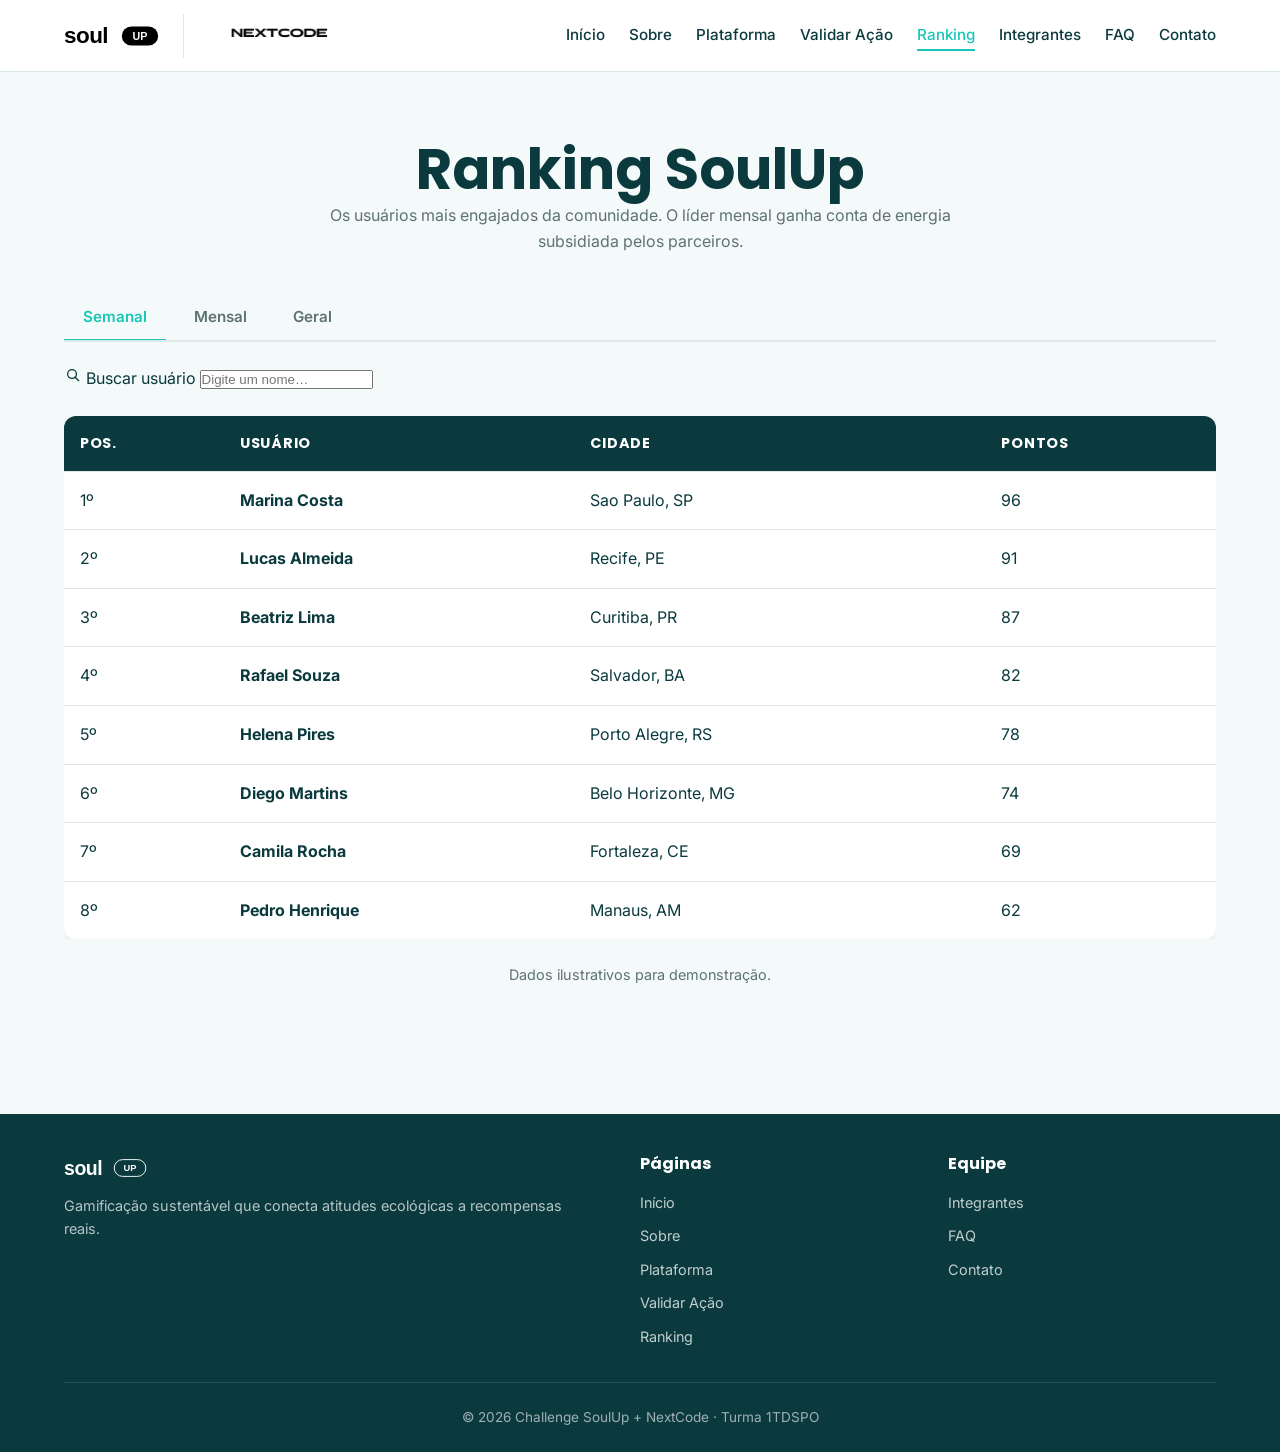
<file: ranking.html>
<!DOCTYPE html>
<html lang="pt-BR">
<head>
  <meta charset="UTF-8" />
  <meta name="viewport" content="width=device-width, initial-scale=1.0" />
  <title>Ranking — SoulUp</title>
  <meta name="description" content="Acompanhe o ranking SoulUp em tempo real: classificação semanal, mensal e geral dos usuários mais sustentáveis." />
  <link rel="icon" type="image/svg+xml" href="assets/logo.svg" />
  <link rel="preconnect" href="https://fonts.googleapis.com" />
  <link rel="preconnect" href="https://fonts.gstatic.com" crossorigin />
  <link href="https://fonts.googleapis.com/css2?family=Inter:wght@400;500;600&family=Poppins:wght@600;700&display=swap" rel="stylesheet" />
  <link rel="stylesheet" href="css/variaveis.css" />
  <link rel="stylesheet" href="css/base.css" />
  <link rel="stylesheet" href="css/pages/ranking.css" />
  <link rel="stylesheet" href="css/responsividade.css" />
</head>
<body>

  <header class="cabecalhoSite">
    <nav class="navegacao conteiner" aria-label="Navegação principal">
      <a href="index.html" class="marca"><img src="assets/logo.svg" alt="SoulUp" class="marcaImagem" /><span class="marcaDivisor" aria-hidden="true"></span><img src="assets/logo-nextcode.png" alt="NextCode" class="marcaImagem marcaImagemNextcode" /></a>
      <button class="navegacaoBotao" aria-label="Abrir menu" aria-expanded="false"><span></span><span></span><span></span></button>
      <ul class="navegacaoLinks">
        <li><a href="index.html">Início</a></li>
        <li><a href="sobre.html">Sobre</a></li>
        <li><a href="plataforma.html">Plataforma</a></li>
        <li><a href="validar.html">Validar Ação</a></li>
        <li><a href="ranking.html" class="ativo">Ranking</a></li>
        <li><a href="integrantes.html">Integrantes</a></li>
        <li><a href="faq.html">FAQ</a></li>
        <li><a href="contato.html">Contato</a></li>
      </ul>
    </nav>
  </header>

  <main>
    <section>
      <div class="conteiner">
        <div class="secaoTitulo">
          <h1>Ranking SoulUp</h1>
          <p>Os usuários mais engajados da comunidade. O líder mensal ganha conta de energia subsidiada pelos parceiros.</p>
        </div>

        <div class="abas" role="tablist" aria-label="Filtrar período">
          <button class="abaBotao estaAtivo" data-period="semanal" role="tab">Semanal</button>
          <button class="abaBotao" data-period="mensal" role="tab">Mensal</button>
          <button class="abaBotao" data-period="geral" role="tab">Geral</button>
        </div>

        <div class="formularioGrupo" style="max-width:360px; margin-bottom:1.5rem;">
          <label for="ranking-search"><i data-icon="search"></i> Buscar usuário</label>
          <input type="text" id="ranking-search" placeholder="Digite um nome…" />
        </div>

        <div style="overflow-x:auto;">
          <table class="rankingTabela">
            <thead>
              <tr>
                <th>Pos.</th>
                <th>Usuário</th>
                <th>Cidade</th>
                <th>Pontos</th>
              </tr>
            </thead>
            <tbody id="ranking-tbody"></tbody>
          </table>
        </div>

        <p class="textoCentro margemTopoMd" style="color:var(--color-text-muted); font-size:0.9rem;">
          Dados ilustrativos para demonstração.
        </p>
      </div>
    </section>
  </main>

  <footer class="rodapeSite">
    <div class="conteiner">
      <div class="rodapeGrid">
        <div><img src="assets/logo-white.svg" alt="SoulUp" class="marcaImagem" /><p style="margin-top:0.75rem;">Gamificação sustentável que conecta atitudes ecológicas a recompensas reais.</p></div>
        <div><h4>Páginas</h4><ul><li><a href="index.html">Início</a></li><li><a href="sobre.html">Sobre</a></li><li><a href="plataforma.html">Plataforma</a></li>
        <li><a href="validar.html">Validar Ação</a></li><li><a href="ranking.html">Ranking</a></li></ul></div>
        <div><h4>Equipe</h4><ul><li><a href="integrantes.html">Integrantes</a></li><li><a href="faq.html">FAQ</a></li><li><a href="contato.html">Contato</a></li></ul></div>
      </div>
      <div class="rodapeBase">© <span id="current-year"></span> Challenge SoulUp + NextCode · Turma 1TDSPO</div>
    </div>
  </footer>

  <script src="js/icons.js"></script>
  <script src="js/main.js"></script>
  <script src="js/ranking.js"></script>
</body>
</html>
</file>
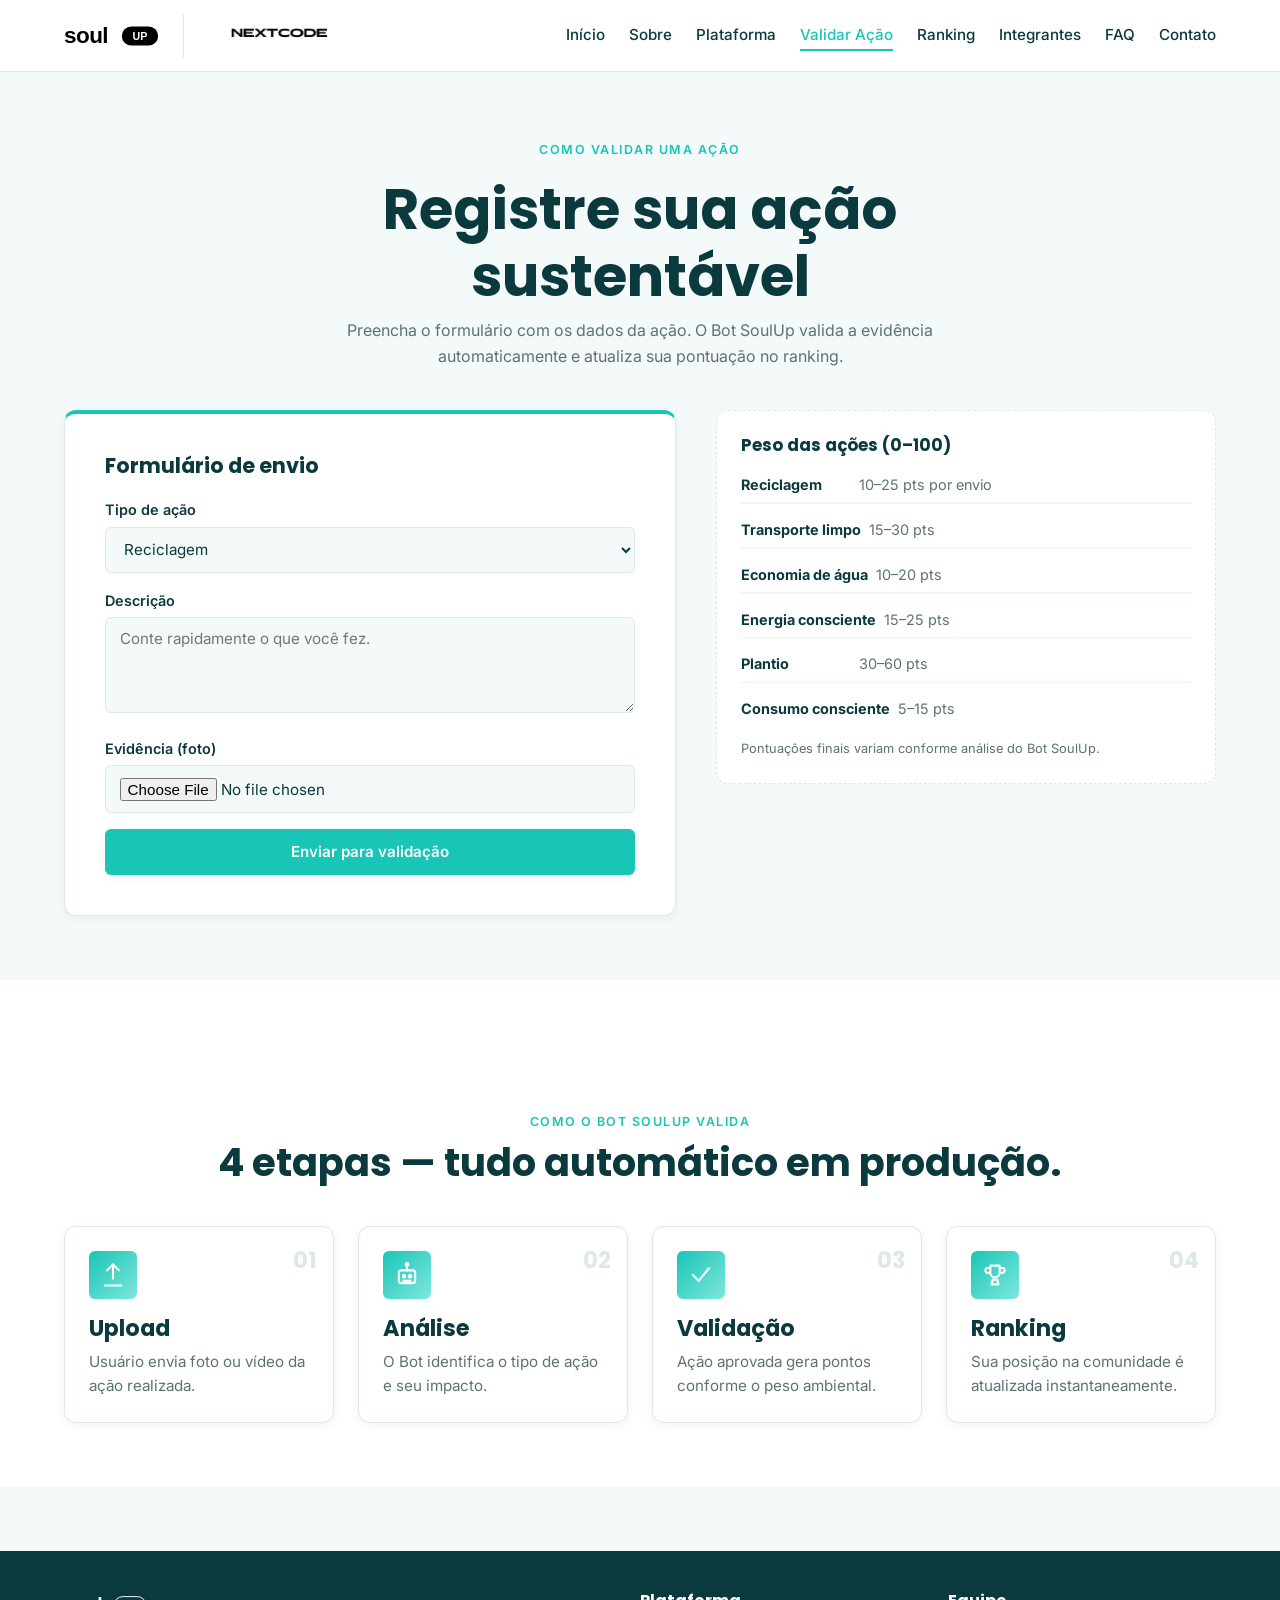
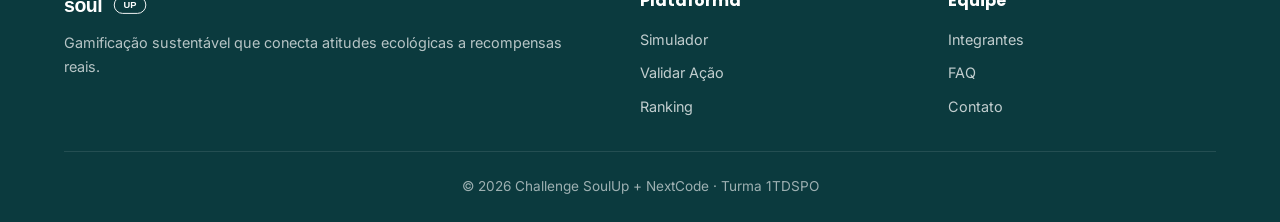
<file: validar.html>
<!DOCTYPE html>
<html lang="pt-BR">
<head>
  <meta charset="UTF-8" />
  <meta name="viewport" content="width=device-width, initial-scale=1.0" />
  <title>Validar Ação — SoulUp</title>
  <meta name="description" content="Como funciona a validação de ações sustentáveis na plataforma SoulUp." />
  <link rel="icon" type="image/svg+xml" href="assets/logo.svg" />
  <link rel="preconnect" href="https://fonts.googleapis.com" />
  <link rel="preconnect" href="https://fonts.gstatic.com" crossorigin />
  <link href="https://fonts.googleapis.com/css2?family=Inter:wght@400;500;600&family=Poppins:wght@600;700&display=swap" rel="stylesheet" />
  <link rel="stylesheet" href="css/variaveis.css" />
  <link rel="stylesheet" href="css/base.css" />
  <link rel="stylesheet" href="css/pages/validar.css" />
  <link rel="stylesheet" href="css/responsividade.css" />
</head>
<body>

  <header class="cabecalhoSite">
    <nav class="navegacao conteiner" aria-label="Navegação principal">
      <a href="index.html" class="marca"><img src="assets/logo.svg" alt="SoulUp" class="marcaImagem" /><span class="marcaDivisor" aria-hidden="true"></span><img src="assets/logo-nextcode.png" alt="NextCode" class="marcaImagem marcaImagemNextcode" /></a>
      <button class="navegacaoBotao" aria-label="Abrir menu" aria-expanded="false"><span></span><span></span><span></span></button>
      <ul class="navegacaoLinks">
        <li><a href="index.html">Início</a></li>
        <li><a href="sobre.html">Sobre</a></li>
        <li><a href="plataforma.html">Plataforma</a></li>
        <li><a href="validar.html" class="ativo">Validar Ação</a></li>
        <li><a href="ranking.html">Ranking</a></li>
        <li><a href="integrantes.html">Integrantes</a></li>
        <li><a href="faq.html">FAQ</a></li>
        <li><a href="contato.html">Contato</a></li>
      </ul>
    </nav>
  </header>

  <main>
    <section>
      <div class="conteiner">
        <div class="secaoTitulo validarIntro">
          <span class="sobrancelha">Como validar uma ação</span>
          <h1>Registre sua ação sustentável</h1>
          <p>Preencha o formulário com os dados da ação. O Bot SoulUp valida a evidência automaticamente e atualiza sua pontuação no ranking.</p>
        </div>

        <div class="validarLayout">
          <form class="validarFormulario formulario" onsubmit="event.preventDefault();">
            <h2>Formulário de envio</h2>

            <div class="formularioGrupo">
              <label for="tipoAcao">Tipo de ação</label>
              <select id="tipoAcao" name="tipoAcao">
                <option value="reciclagem">Reciclagem</option>
                <option value="transporte">Transporte limpo</option>
                <option value="agua">Economia de água</option>
                <option value="energia">Energia consciente</option>
                <option value="plantio">Plantio</option>
                <option value="consumo">Consumo consciente</option>
              </select>
            </div>

            <div class="formularioGrupo">
              <label for="descricao">Descrição</label>
              <textarea id="descricao" name="descricao" placeholder="Conte rapidamente o que você fez."></textarea>
            </div>

            <div class="formularioGrupo">
              <label for="evidencia">Evidência (foto)</label>
              <input type="file" id="evidencia" name="evidencia" accept="image/*" />
            </div>

            <button type="submit" class="botao botaoPrimario botaoBloco">Enviar para validação</button>
          </form>

          <aside class="validarLateral" aria-label="Pesos das ações">
            <h3>Peso das ações (0–100)</h3>
            <ul>
              <li><strong>Reciclagem</strong> 10–25 pts por envio</li>
              <li><strong>Transporte limpo</strong> 15–30 pts</li>
              <li><strong>Economia de água</strong> 10–20 pts</li>
              <li><strong>Energia consciente</strong> 15–25 pts</li>
              <li><strong>Plantio</strong> 30–60 pts</li>
              <li><strong>Consumo consciente</strong> 5–15 pts</li>
            </ul>
            <p style="margin-top:0.75rem; font-size:0.8rem; color:var(--color-text-muted);">
              Pontuações finais variam conforme análise do Bot SoulUp.
            </p>
          </aside>
        </div>
      </div>
    </section>

    <section style="background: var(--color-surface);">
      <div class="conteiner validarPassos">
        <div class="secaoTitulo">
          <span class="sobrancelha">Como o Bot SoulUp valida</span>
          <h2>4 etapas — tudo automático em produção.</h2>
        </div>
        <div class="cartoesGrid">
          <article class="cartao"><span class="passoNumero">01</span><div class="cartaoIcone"><i data-icon="upload"></i></div><h3>Upload</h3><p>Usuário envia foto ou vídeo da ação realizada.</p></article>
          <article class="cartao"><span class="passoNumero">02</span><div class="cartaoIcone"><i data-icon="robot"></i></div><h3>Análise</h3><p>O Bot identifica o tipo de ação e seu impacto.</p></article>
          <article class="cartao"><span class="passoNumero">03</span><div class="cartaoIcone"><i data-icon="check"></i></div><h3>Validação</h3><p>Ação aprovada gera pontos conforme o peso ambiental.</p></article>
          <article class="cartao"><span class="passoNumero">04</span><div class="cartaoIcone"><i data-icon="trophy"></i></div><h3>Ranking</h3><p>Sua posição na comunidade é atualizada instantaneamente.</p></article>
        </div>
      </div>
    </section>
  </main>

  <footer class="rodapeSite">
    <div class="conteiner">
      <div class="rodapeGrid">
        <div><img src="assets/logo-white.svg" alt="SoulUp" class="marcaImagem" /><p style="margin-top:0.75rem;">Gamificação sustentável que conecta atitudes ecológicas a recompensas reais.</p></div>
        <div><h4>Plataforma</h4><ul><li><a href="plataforma.html">Simulador</a></li><li><a href="validar.html">Validar Ação</a></li><li><a href="ranking.html">Ranking</a></li></ul></div>
        <div><h4>Equipe</h4><ul><li><a href="integrantes.html">Integrantes</a></li><li><a href="faq.html">FAQ</a></li><li><a href="contato.html">Contato</a></li></ul></div>
      </div>
      <div class="rodapeBase">© <span id="current-year"></span> Challenge SoulUp + NextCode · Turma 1TDSPO</div>
    </div>
  </footer>

  <script src="js/icons.js"></script>
  <script src="js/main.js"></script>
</body>
</html>
</file>
<file: css/variaveis.css>
/* variáveis de design e estilos base globais */

*,
*::before,
*::after {
  box-sizing: border-box;
  margin: 0;
  padding: 0;
}

:root {
  --color-deep: #0b3a3e;
  --color-ocean: #0f5c63;
  --color-teal: #19c5b6;
  --color-teal-dark: #14a99c;
  --color-mint: #7fe7dc;
  --color-lime: #c5d84a;
  --color-lime-dark: #a8bc2e;
  --color-bg: #f4faf9;
  --color-surface: #ffffff;
  --color-text: #0b3a3e;
  --color-text-muted: #5e7274;
  --color-border: #dde9e8;
  --color-success: #19c5b6;
  --color-error: #e25b4a;
  --color-warning: #f0b429;
  --font-display: "Poppins", "Segoe UI", sans-serif;
  --font-body: "Inter", "Segoe UI", sans-serif;
  --space-xs: 0.5rem;
  --space-sm: 1rem;
  --space-md: 1.5rem;
  --space-lg: 2.5rem;
  --space-xl: 4rem;
  --radius-sm: 6px;
  --radius-md: 12px;
  --radius-lg: 20px;
  --shadow-sm: 0 2px 8px rgba(12, 35, 64, 0.06);
  --shadow-md: 0 8px 24px rgba(12, 35, 64, 0.1);
  --shadow-lg: 0 16px 40px rgba(12, 35, 64, 0.15);
  --container: 1200px;
  --header-h: 72px;
}

html {
  scroll-behavior: smooth;
}

body {
  font-family: var(--font-body);
  background: var(--color-bg);
  color: var(--color-text);
  line-height: 1.6;
  min-height: 100vh;
  display: flex;
  flex-direction: column;
}

img {
  max-width: 100%;
  display: block;
}

a {
  color: var(--color-teal);
  text-decoration: none;
  transition: color 0.2s ease;
}
a:hover {
  color: var(--color-ocean);
}

/* ---------- 2. TIPOGRAFIA ---------- */
h1,
h2,
h3,
h4 {
  font-family: var(--font-display);
  font-weight: 700;
  line-height: 1.2;
  color: var(--color-deep);
}
h1 {
  font-size: clamp(2rem, 4vw + 1rem, 3.5rem);
}
h2 {
  font-size: clamp(1.6rem, 2.5vw + 0.8rem, 2.4rem);
}
h3 {
  font-size: 1.4rem;
}
h4 {
  font-size: 1.15rem;
}
p {
  color: var(--color-text-muted);
}
</file>
<file: css/base.css>
.conteiner {
  width: 100%;
  max-width: var(--container);
  margin: 0 auto;
  padding: 0 var(--space-md);
}

main {
  flex: 1;
  padding-top: var(--header-h);
}

section {
  padding: var(--space-xl) 0;
}

.secaoTitulo {
  text-align: center;
  margin-bottom: var(--space-lg);
}
.secaoTitulo h2 {
  margin-bottom: var(--space-xs);
}
.secaoTitulo p {
  max-width: 640px;
  margin: 0 auto;
}

/* ----------  HEADER / NAVEGAÇÃO ---------- */
.cabecalhoSite {
  position: fixed;
  top: 0;
  left: 0;
  right: 0;
  height: var(--header-h);
  background: rgba(255, 255, 255, 0.92);
  backdrop-filter: blur(12px);
  border-bottom: 1px solid var(--color-border);
  z-index: 100;
}

.navegacao {
  height: 100%;
  display: flex;
  align-items: center;
  justify-content: space-between;
}

.marca {
  display: flex;
  align-items: center;
  gap: 0.5rem;
  font-family: var(--font-display);
  font-weight: 700;
  font-size: 1.25rem;
  color: var(--color-deep);
}
.marcaLogo {
  width: 36px;
  height: 36px;
  border-radius: 10px;
  background: linear-gradient(135deg, var(--color-teal), var(--color-mint));
  display: grid;
  place-items: center;
  color: white;
  font-size: 1.1rem;
}

.navegacaoLinks {
  list-style: none;
  display: flex;
  gap: var(--space-md);
  align-items: center;
}
.navegacaoLinks a {
  color: var(--color-deep);
  font-weight: 500;
  font-size: 0.95rem;
  position: relative;
  padding: 0.4rem 0;
}
.navegacaoLinks a::after {
  content: "";
  position: absolute;
  left: 0;
  bottom: 0;
  width: 0;
  height: 2px;
  background: var(--color-teal);
  transition: width 0.25s ease;
}
.navegacaoLinks a:hover::after,
.navegacaoLinks a.ativo::after {
  width: 100%;
}
.navegacaoLinks a.ativo {
  color: var(--color-teal);
}

.navegacaoBotao {
  display: none;
  background: none;
  border: none;
  cursor: pointer;
  width: 40px;
  height: 40px;
  flex-direction: column;
  justify-content: center;
  align-items: center;
  gap: 5px;
}
.navegacaoBotao span {
  width: 24px;
  height: 2px;
  background: var(--color-deep);
  transition: all 0.3s ease;
}
.navegacaoBotao.estaAberto span:nth-child(1) {
  transform: translateY(7px) rotate(45deg);
}
.navegacaoBotao.estaAberto span:nth-child(2) {
  opacity: 0;
}
.navegacaoBotao.estaAberto span:nth-child(3) {
  transform: translateY(-7px) rotate(-45deg);
}

/* ----------  BOTÕES ---------- */
.botao {
  display: inline-flex;
  align-items: center;
  justify-content: center;
  gap: 0.5rem;
  padding: 0.85rem 1.6rem;
  border-radius: var(--radius-sm);
  font-family: var(--font-body);
  font-weight: 600;
  font-size: 0.95rem;
  border: none;
  cursor: pointer;
  transition: transform 0.2s ease, box-shadow 0.2s ease, background 0.2s ease;
  text-decoration: none;
}
.botaoPrimario {
  background: var(--color-teal);
  color: white;
  box-shadow: var(--shadow-sm);
}
.botaoPrimario:hover {
  transform: translateY(-2px);
  box-shadow: var(--shadow-md);
  background: var(--color-teal-dark);
  color: white;
}
.botaoSecundario {
  background: transparent;
  color: var(--color-deep);
  border: 2px solid var(--color-deep);
}
.botaoSecundario:hover {
  background: var(--color-deep);
  color: white;
}
.botaoBloco {
  width: 100%;
}

/* ---------- FOOTER ---------- */
.rodapeSite {
  background: var(--color-deep);
  color: rgba(255, 255, 255, 0.85);
  padding: var(--space-lg) 0 var(--space-md);
  margin-top: var(--space-xl);
}
.rodapeGrid {
  display: grid;
  grid-template-columns: 2fr 1fr 1fr;
  gap: var(--space-lg);
  margin-bottom: var(--space-md);
}
.rodapeSite h4 {
  color: white;
  margin-bottom: var(--space-sm);
  font-size: 1rem;
}
.rodapeSite p {
  color: rgba(255, 255, 255, 0.7);
  font-size: 0.9rem;
}
.rodapeSite ul {
  list-style: none;
}
.rodapeSite li {
  margin-bottom: 0.5rem;
}
.rodapeSite a {
  color: rgba(255, 255, 255, 0.75);
  font-size: 0.9rem;
}
.rodapeSite a:hover {
  color: var(--color-mint);
}
.rodapeBase {
  text-align: center;
  padding-top: var(--space-md);
  border-top: 1px solid rgba(255, 255, 255, 0.1);
  font-size: 0.85rem;
  color: rgba(255, 255, 255, 0.6);
}

/* ---------- ÍCONES ---------- */
.icone {
  width: 1.1em;
  height: 1.1em;
  display: inline-block;
  vertical-align: -0.18em;
  flex-shrink: 0;
}
i[data-icon] {
  display: inline-flex;
  font-style: normal;
  line-height: 1;
}
.cartaoIcone i[data-icon] .icone,
.cartaoIcone .icone {
  width: 28px;
  height: 28px;
}
.acaoInfo i[data-icon] .icone {
  width: 20px;
  height: 20px;
  margin-right: 0.4rem;
  vertical-align: -0.3em;
  color: var(--color-teal);
}
.contatoInfo li span:first-child .icone {
  width: 18px;
  height: 18px;
  color: white;
}
.integranteLinks a .icone {
  width: 20px;
  height: 20px;
}
.marcaImagem {
  height: 32px;
  width: auto;
  color: var(--color-deep);
}
.rodapeSite .marcaImagem {
  color: white;
  height: 28px;
}

/* ---------- UTILITÁRIOS ---------- */
.textoCentro {
  text-align: center;
}
.margemTopoMd {
  margin-top: var(--space-md);
}
.problemaSolucao {
  grid-template-columns: 1fr 1fr;
}
.problemaSolucao .cartao {
  border-top: 4px solid var(--color-teal);
}
.problemaSolucao .cartao.problema {
  border-top-color: var(--color-error);
}
.tecnologiasLista {
  display: flex;
  flex-wrap: wrap;
  gap: 0.5rem;
  justify-content: center;
  margin-top: var(--space-md);
}
.tecnologiaChip {
  background: var(--color-surface);
  border: 1px solid var(--color-border);
  padding: 0.5rem 1rem;
  border-radius: 999px;
  font-size: 0.85rem;
  font-weight: 500;
  color: var(--color-deep);
}
.roteiro {
  position: relative;
  max-width: 720px;
  margin: 0 auto;
  padding-left: 2rem;
}
.roteiro::before {
  content: "";
  position: absolute;
  left: 8px;
  top: 0;
  bottom: 0;
  width: 2px;
  background: var(--color-border);
}
.roteiroItem {
  position: relative;
  padding-bottom: var(--space-md);
}
.roteiroItem::before {
  content: "";
  position: absolute;
  left: -1.6rem;
  top: 6px;
  width: 18px;
  height: 18px;
  border-radius: 50%;
  background: var(--color-teal);
  border: 3px solid var(--color-bg);
}
.roteiroItem h4 {
  margin-bottom: 0.25rem;
}
.roteiroItem time {
  display: inline-block;
  font-size: 0.8rem;
  color: var(--color-teal);
  font-weight: 600;
  text-transform: uppercase;
  letter-spacing: 0.05em;
  margin-bottom: 0.25rem;
}

/* ----------  ANIMAÇÃO ---------- */
@keyframes fadeUp {
  from {
    opacity: 0;
    transform: translateY(20px);
  }
  to {
    opacity: 1;
    transform: translateY(0);
  }
}
.aparecerCima {
  animation: fadeUp 0.6s ease both;
}
.aparecerCima.atraso1 {
  animation-delay: 0.1s;
}
.aparecerCima.atraso2 {
  animation-delay: 0.2s;
}
.aparecerCima.atraso3 {
  animation-delay: 0.3s;
}


.sobrancelha {
  display: inline-block;
  font-size: 0.78rem;
  font-weight: 600;
  text-transform: uppercase;
  letter-spacing: 0.12em;
  color: var(--color-teal);
  margin-bottom: 0.5rem;
}
.sobrancelha.noEscuro {
  color: var(--color-mint);
}

/* ---------- 7. CARDS  ---------- */
.cartoesGrid,
.integrantesGrid,
.estatisticasGrid {
  display: grid;
  grid-template-columns: repeat(auto-fit, minmax(260px, 1fr));
  gap: var(--space-md);
}

.cartao,
.integranteCartao,
.estatisticaCartao {
  background: var(--color-surface);
  border-radius: var(--radius-md);
  padding: var(--space-md);
  box-shadow: var(--shadow-sm);
  border: 1px solid var(--color-border);
  transition: transform 0.25s ease, box-shadow 0.25s ease;
}
.cartao:hover,
.integranteCartao:hover {
  transform: translateY(-4px);
  box-shadow: var(--shadow-md);
}
.integranteCartao:hover {
  transform: translateY(-6px);
}

.cartaoIcone {
  width: 48px;
  height: 48px;
  background: linear-gradient(135deg, var(--color-teal), var(--color-mint));
  border-radius: var(--radius-sm);
  display: grid;
  place-items: center;
  color: white;
  font-size: 1.4rem;
  margin-bottom: var(--space-sm);
}
.cartao h3 {
  margin-bottom: 0.5rem;
}
.cartao p {
  font-size: 0.95rem;
}

/* Membro card */
.integranteCartao {
  text-align: center;
}
.integranteAvatar {
  width: 120px;
  height: 120px;
  border-radius: 50%;
  margin: 0 auto var(--space-sm);
  background: linear-gradient(135deg, var(--color-teal), var(--color-ocean));
  display: grid;
  place-items: center;
  color: white;
  font-family: var(--font-display);
  font-size: 2.6rem;
  font-weight: 700;
  box-shadow: var(--shadow-sm);
}
.integranteNome {
  font-family: var(--font-display);
  font-weight: 600;
  color: var(--color-deep);
  margin-bottom: 0.25rem;
}
.integranteMeta {
  font-size: 0.85rem;
  color: var(--color-text-muted);
  margin-bottom: var(--space-sm);
}
.integranteLinks {
  display: flex;
  justify-content: center;
  gap: 0.75rem;
}
.integranteLinks a {
  width: 40px;
  height: 40px;
  display: grid;
  place-items: center;
  border-radius: 50%;
  background: var(--color-bg);
  color: var(--color-deep);
  transition: all 0.2s ease;
  font-size: 1.1rem;
}
.integranteLinks a:hover {
  background: var(--color-teal);
  color: white;
  transform: scale(1.1);
}

.estatisticaCartao .estatisticaNumero {
  font-family: var(--font-display);
  font-size: 2.6rem;
  font-weight: 700;
  color: var(--color-teal);
  line-height: 1;
  margin-bottom: 0.35rem;
}
.estatisticaCartao.alternativo .estatisticaNumero {
  color: var(--color-lime-dark);
}
.estatisticaCartao h4 {
  font-size: 1rem;
  margin-bottom: 0.25rem;
}
.estatisticaCartao p {
  font-size: 0.88rem;
  margin: 0;
}
.estatisticaIcone {
  width: 44px;
  height: 44px;
  border-radius: 12px;
  background: rgba(25, 197, 182, 0.12);
  color: var(--color-teal);
  display: grid;
  place-items: center;
  margin-bottom: 0.75rem;
}
.estatisticaCartao.alternativo .estatisticaIcone {
  background: rgba(197, 216, 74, 0.18);
  color: var(--color-lime-dark);
}


/* ---------- SoulUp + NextCode ---------- */
.marcaDivisor {
  display: inline-block;
  width: 1px;
  height: 28px;
  background: var(--color-border);
  margin: 0 0.25rem;
}
.marcaImagemNextcode {
  height: 114px;
  opacity: 1;
}
.rodapeSite .marcaImagemNextcode {
  filter: invert(1) brightness(2);
  opacity: 0.95;
  height: 48px;
}
.marcaDivisor {
  height: 44px;
}

/* ---------- Integrantes ---------- */
.integranteAvatar.comFoto {
  background: var(--color-surface);
  overflow: hidden;
  padding: 0;
  border: 3px solid var(--color-mint);
}
.integranteAvatar.comFoto img {
  width: 100%;
  height: 100%;
  object-fit: cover;
  border-radius: 50%;
  display: block;
}

/* ---------- Fluxo de Usuários Ativos ---------- */
.fluxoUsuarios {
  background: linear-gradient(135deg, #0b3a3e 0%, #0f5c63 100%);
  color: white;
  border-radius: var(--radius-lg);
  padding: var(--space-lg);
  margin-top: var(--space-md);
}
.fluxoUsuarios .fluxoCabecalho {
  display: flex;
  align-items: baseline;
  justify-content: space-between;
  flex-wrap: wrap;
  gap: 0.5rem;
  margin-bottom: 1.5rem;
}
.fluxoUsuarios h3 {
  color: white;
  font-size: 1.3rem;
  margin: 0;
}
.fluxoUsuarios .fluxoSubtitulo {
  font-size: 0.85rem;
  color: rgba(255, 255, 255, 0.65);
}
.fluxoBarras {
  display: grid;
  grid-template-columns: repeat(4, 1fr);
  gap: 1rem;
  align-items: end;
  height: 220px;
  padding: 0 0.5rem;
  border-bottom: 1px solid rgba(255, 255, 255, 0.15);
  margin-bottom: 0.75rem;
}
.fluxoBarra {
  position: relative;
  background: linear-gradient(180deg, var(--color-mint), var(--color-teal));
  border-radius: 8px 8px 0 0;
  min-height: 8px;
  transition: filter 0.2s ease;
}
.fluxoBarra:hover { filter: brightness(1.15); }
.fluxoBarra .fluxoValor {
  position: absolute;
  top: -1.6rem;
  left: 50%;
  transform: translateX(-50%);
  font-family: var(--font-display);
  font-weight: 700;
  font-size: 0.95rem;
  color: white;
  white-space: nowrap;
}
.fluxoLabels {
  display: grid;
  grid-template-columns: repeat(4, 1fr);
  gap: 1rem;
  padding: 0 0.5rem;
  text-align: center;
  font-size: 0.85rem;
  color: rgba(255, 255, 255, 0.75);
  text-transform: uppercase;
  letter-spacing: 0.08em;
}
.fluxoRodape {
  display: flex;
  flex-wrap: wrap;
  gap: 1.5rem;
  margin-top: 1.5rem;
  padding-top: 1rem;
  border-top: 1px solid rgba(255, 255, 255, 0.15);
  font-size: 0.85rem;
  color: rgba(255, 255, 255, 0.7);
}
.fluxoRodape strong { color: white; }
</file>
<file: css/pages/inicio.css>
/* ----------  HERO ---------- */
.destaque {
  padding: calc(var(--header-h) + var(--space-xl)) 0 var(--space-xl);
  background: radial-gradient(circle at 15% 20%, rgba(92, 189, 185, 0.35), transparent 55%),
    radial-gradient(circle at 85% 80%, rgba(45, 138, 158, 0.25), transparent 55%),
    linear-gradient(160deg, #d6f1ef 0%, #f4f8fb 70%);
  margin-top: calc(-1 * var(--header-h));
}

.destaqueGrid {
  display: grid;
  grid-template-columns: 1fr 1fr;
  gap: var(--space-lg);
  align-items: center;
}
.destaque h1 {
  margin-bottom: var(--space-sm);
}
.destaque h1 span {
  background: linear-gradient(135deg, var(--color-teal), var(--color-mint));
  -webkit-background-clip: text;
  background-clip: text;
  color: transparent;
}
.destaqueTexto {
  font-size: 1.1rem;
  margin-bottom: var(--space-md);
  max-width: 520px;
}
.destaqueAcoes {
  display: flex;
  gap: var(--space-sm);
  flex-wrap: wrap;
}
.destaqueVisual {
  background: linear-gradient(135deg, var(--color-ocean), var(--color-deep));
  border-radius: var(--radius-lg);
  padding: var(--space-lg);
  color: white;
  box-shadow: var(--shadow-lg);
  position: relative;
  overflow: hidden;
}
.destaqueVisual::before {
  content: "";
  position: absolute;
  top: -50%;
  right: -30%;
  width: 300px;
  height: 300px;
  background: radial-gradient(circle, rgba(92, 189, 185, 0.4), transparent 70%);
}
.destaqueEstatistica {
  display: flex;
  justify-content: space-between;
  align-items: center;
  padding: var(--space-sm) 0;
  border-bottom: 1px solid rgba(255, 255, 255, 0.15);
  position: relative;
}
.destaqueEstatistica:last-child {
  border-bottom: none;
}
.destaqueEstatisticaValor {
  font-family: var(--font-display);
  font-size: 1.8rem;
  font-weight: 700;
  color: var(--color-mint);
}
.destaqueEstatisticaRotulo {
  font-size: 0.9rem;
  opacity: 0.85;
}

/* Hero v2 */
.destaqueV2 {
  background: linear-gradient(135deg, #1cb8ab 0%, #0f5c63 100%);
  color: #fff;
  padding: calc(var(--header-h) + 4rem) 0 5rem;
  margin-top: calc(-1 * var(--header-h));
  position: relative;
  overflow: hidden;
}
.destaqueV2::before {
  content: "";
  position: absolute;
  inset: 0;
  background: radial-gradient(circle at 80% 20%, rgba(255, 255, 255, 0.15), transparent 40%),
    radial-gradient(circle at 20% 80%, rgba(197, 216, 74, 0.15), transparent 40%);
  pointer-events: none;
}
.destaqueV2 .destaqueGrid {
  position: relative;
  z-index: 1;
}
.destaqueV2 h1 {
  color: #fff;
  font-size: clamp(2.2rem, 4vw + 1rem, 3.6rem);
  margin-bottom: 1rem;
}
.destaqueV2 .destaqueTexto {
  color: rgba(255, 255, 255, 0.92);
  max-width: 480px;
  margin-bottom: 1.75rem;
}
.destaqueV2 .botaoPrimario {
  background: #fff;
  color: var(--color-deep);
  box-shadow: 0 10px 30px rgba(0, 0, 0, 0.15);
}
.destaqueV2 .botaoPrimario:hover {
  background: var(--color-lime);
  color: var(--color-deep);
}
.destaqueV2 .botaoSecundario {
  border-color: rgba(255, 255, 255, 0.6);
  color: #fff;
}
.destaqueV2 .botaoSecundario:hover {
  background: rgba(255, 255, 255, 0.12);
  color: #fff;
}
.destaqueFoto {
  border-radius: var(--radius-lg);
  overflow: hidden;
  box-shadow: 0 30px 60px rgba(0, 0, 0, 0.25);
  aspect-ratio: 1/1;
  background: rgba(255, 255, 255, 0.08);
}
.destaqueFoto img {
  width: 100%;
  height: 100%;
  object-fit: cover;
  display: block;
}

/* ---------- APP  ---------- */
.vitrine {
  grid-template-columns: 1fr 1fr;
  align-items: center;
}
.vitrine.invertido {
  direction: rtl;
}
.vitrine.invertido > * {
  direction: ltr;
}
.vitrineImagem {
  border-radius: var(--radius-lg);
  overflow: hidden;
  box-shadow: var(--shadow-lg);
}
.vitrineImagem img {
  width: 100%;
  display: block;
}


.secaoEnvolveLima {
  background: linear-gradient(135deg, #f6fcd9 0%, #e8f5ed 100%);
}
.secaoLima {
  padding: var(--space-md) 0;
}
</file>
<file: css/responsividade.css>
/* ---------- 19. RESPONSIVIDADE ---------- */
@media (max-width: 992px) {
  .destaqueGrid,
  .contatoGrid,
  .simulador,
  .problemaSolucao,
  .destaqueV2 .destaqueGrid,
  .vitrine,
  .validator-grid {
    grid-template-columns: 1fr;
  }
  .rodapeGrid {
    grid-template-columns: 1fr 1fr;
  }
  .pontuacaoPainel {
    position: static;
  }
  .destaqueFoto {
    max-width: 420px;
    margin: 0 auto;
  }
}

@media (max-width: 768px) {
  :root {
    --space-xl: 3rem;
  }
  .navegacaoBotao {
    display: flex;
  }
  .navegacaoLinks {
    position: fixed;
    top: var(--header-h);
    left: 0;
    right: 0;
    background: white;
    flex-direction: column;
    padding: var(--space-md);
    gap: var(--space-sm);
    border-bottom: 1px solid var(--color-border);
    transform: translateY(-150%);
    transition: transform 0.3s ease;
    box-shadow: var(--shadow-md);
  }
  .navegacaoLinks.estaAberto {
    transform: translateY(0);
  }
  .navegacaoLinks a {
    font-size: 1rem;
    width: 100%;
  }
  .rodapeGrid {
    grid-template-columns: 1fr;
    gap: var(--space-md);
  }
}

@media (max-width: 480px) {
  :root {
    --space-lg: 2rem;
    --space-xl: 2.5rem;
  }
  .conteiner {
    padding: 0 var(--space-sm);
  }
  .destaqueAcoes {
    flex-direction: column;
    align-items: stretch;
  }
  .destaqueAcoes .botao {
    width: 100%;
  }
  .rankingTabela {
    font-size: 0.85rem;
  }
  .rankingTabela th,
  .rankingTabela td {
    padding: 0.6rem 0.4rem;
  }
  .pontuacaoValor {
    font-size: 3rem;
  }
  .modal {
    padding: var(--space-md);
  }
}

@media (max-width: 1180px) {
  .conteiner {
    padding: 0 2rem;
  }

  .destaqueGrid,
  .problemaSolucao,
  .simulador,
  .validator-grid {
    gap: 2rem;
    align-items: center;
  }

  .destaqueTitulo {
    font-size: 3rem;
    line-height: 1.1;
  }

  .destaqueTexto {
    font-size: 1rem;
  }

  .destaqueFoto img {
    max-width: 100%;
    height: auto;
  }

  .vitrine {
    grid-template-columns: repeat(2, 1fr);
  }
}

@media (max-width: 1024px) {
  .secao {
    padding: 5rem 0;
  }

  .destaqueGrid,
  .contatoGrid,
  .simulador,
  .problemaSolucao,
  .destaqueV2 .destaqueGrid,
  .validator-grid {
    grid-template-columns: 1fr;
    text-align: center;
  }

  .destaqueAcoes {
    justify-content: center;
  }

  .destaqueTexto {
    margin: 0 auto;
  }

  .pontuacaoPainel {
    max-width: 500px;
    margin: 0 auto;
  }

  .vitrine {
    grid-template-columns: 1fr 1fr;
  }

  .rodapeGrid {
    grid-template-columns: 1fr 1fr;
    gap: 2rem;
  }
}

@media (max-width: 820px) {
  .destaqueTitulo {
    font-size: 2.5rem;
  }

  .subtitulo {
    font-size: 1.1rem;
  }

  .vitrine {
    grid-template-columns: 1fr;
  }

  .rankingTabela {
    overflow-x: auto;
    display: block;
    white-space: nowrap;
  }

  .pontuacaoValor {
    font-size: 4rem;
  }

  .destaqueFoto {
    max-width: 360px;
  }
}
</file>
<file: css/pages/contato.css>
/* ---------- FORMULÁRIO CONTATO ---------- */
.contatoGrid,
.simulador,
.vitrine,
.problemaSolucao {
  display: grid;
  gap: var(--space-lg);
}
.contatoGrid {
  grid-template-columns: 1fr 1.5fr;
  align-items: start;
}
.contatoInfo {
  background: linear-gradient(135deg, var(--color-ocean), var(--color-deep));
  color: white;
  padding: var(--space-lg);
  border-radius: var(--radius-md);
}
.contatoInfo h3,
.contatoInfo p {
  color: white;
}
.contatoInfo p {
  opacity: 0.9;
  margin-bottom: var(--space-md);
}
.contatoInfo ul {
  list-style: none;
}
.contatoInfo li {
  padding: 0.5rem 0;
  display: flex;
  align-items: center;
  gap: 0.75rem;
}
.contatoInfo li span:first-child {
  width: 36px;
  height: 36px;
  background: rgba(255, 255, 255, 0.15);
  border-radius: 50%;
  display: grid;
  place-items: center;
}

.formulario {
  background: var(--color-surface);
  padding: var(--space-lg);
  border-radius: var(--radius-md);
  box-shadow: var(--shadow-sm);
  border: 1px solid var(--color-border);
}
.formularioGrupo {
  margin-bottom: var(--space-sm);
}
.formularioGrupo label {
  display: block;
  font-weight: 600;
  margin-bottom: 0.35rem;
  font-size: 0.9rem;
  color: var(--color-deep);
}
.formularioGrupo input,
.formularioGrupo textarea,
.formularioGrupo select {
  width: 100%;
  padding: 0.75rem 1rem;
  font-family: inherit;
  font-size: 0.95rem;
  background: var(--color-bg);
  border: 2px solid var(--color-border);
  border-radius: var(--radius-sm);
  color: var(--color-text);
  transition: border-color 0.2s ease, background 0.2s ease;
}
.formularioGrupo input:focus,
.formularioGrupo textarea:focus,
.formularioGrupo select:focus {
  outline: none;
  border-color: var(--color-teal);
  background: white;
}
.formularioGrupo textarea {
  resize: vertical;
  min-height: 120px;
}
.formularioGrupo.temErro input,
.formularioGrupo.temErro textarea,
.formularioGrupo.temErro select {
  border-color: var(--color-error);
}
.mensagemErro {
  display: none;
  color: var(--color-error);
  font-size: 0.85rem;
  margin-top: 0.25rem;
}
.formularioGrupo.temErro .mensagemErro {
  display: block;
}
.formularioRetorno {
  margin-top: var(--space-sm);
  padding: 0.85rem 1rem;
  border-radius: var(--radius-sm);
  font-size: 0.9rem;
  font-weight: 500;
  display: none;
}
.formularioRetorno.estaSucesso {
  display: block;
  background: rgba(46, 138, 95, 0.12);
  color: var(--color-success);
  border: 1px solid var(--color-success);
}
.formularioRetorno.estaErro {
  display: block;
  background: rgba(192, 57, 43, 0.1);
  color: var(--color-error);
  border: 1px solid var(--color-error);
}
</file>
<file: css/pages/faq.css>
/* ---------- FAQ  ---------- */
.faqLista {
  max-width: 800px;
  margin: 0 auto;
  display: flex;
  flex-direction: column;
  gap: 0.75rem;
}
.faqItem {
  background: var(--color-surface);
  border: 1px solid var(--color-border);
  border-radius: var(--radius-md);
  overflow: hidden;
}
.faqPergunta {
  width: 100%;
  text-align: left;
  background: none;
  border: none;
  padding: var(--space-sm) var(--space-md);
  font-family: var(--font-display);
  font-size: 1rem;
  font-weight: 600;
  color: var(--color-deep);
  cursor: pointer;
  display: flex;
  justify-content: space-between;
  align-items: center;
  gap: var(--space-sm);
}
.faqPergunta::after {
  content: "+";
  font-size: 1.5rem;
  color: var(--color-teal);
  transition: transform 0.3s ease;
}
.faqItem.estaAberto .faqPergunta::after {
  content: "−";
  transform: rotate(180deg);
}
.faqResposta {
  max-height: 0;
  overflow: hidden;
  transition: max-height 0.3s ease, padding 0.3s ease;
  padding: 0 var(--space-md);
}
.faqItem.estaAberto .faqResposta {
  max-height: 400px;
  padding: 0 var(--space-md) var(--space-sm);
}
.faqResposta p {
  font-size: 0.95rem;
}
</file>
<file: css/pages/plataforma.css>
/* ---------- PLATAFORMA ---------- */
.simulador {
  grid-template-columns: 1fr 1fr;
}
.acoesLista {
  display: flex;
  flex-direction: column;
  gap: 0.75rem;
}
.acaoItem {
  background: var(--color-surface);
  border: 2px solid var(--color-border);
  border-radius: var(--radius-md);
  padding: var(--space-sm);
  cursor: pointer;
  display: flex;
  justify-content: space-between;
  align-items: center;
  gap: var(--space-sm);
  transition: all 0.2s ease;
}
.acaoItem:hover {
  border-color: var(--color-teal);
  transform: translateX(4px);
}
.acaoItem.estaAtivo {
  border-color: var(--color-teal);
  background: rgba(45, 138, 158, 0.08);
}
.acaoInfo h4 {
  font-size: 1rem;
  margin-bottom: 2px;
}
.acaoInfo p {
  font-size: 0.85rem;
  margin: 0;
}
.acaoPontos {
  font-family: var(--font-display);
  font-weight: 700;
  color: var(--color-teal);
  font-size: 1.1rem;
  flex-shrink: 0;
}
.pontuacaoPainel {
  background: linear-gradient(135deg, var(--color-deep), var(--color-ocean));
  border-radius: var(--radius-md);
  padding: var(--space-lg);
  color: white;
  position: sticky;
  top: calc(var(--header-h) + var(--space-sm));
  text-align: center;
}
.pontuacaoPainel h3 {
  color: white;
  margin-bottom: var(--space-sm);
}
.pontuacaoValor {
  font-family: var(--font-display);
  font-size: 4rem;
  font-weight: 700;
  color: var(--color-lime);
  line-height: 1;
  margin: var(--space-sm) 0;
}
.pontuacaoBarra {
  height: 12px;
  background: rgba(255, 255, 255, 0.15);
  border-radius: 999px;
  overflow: hidden;
  margin: var(--space-sm) 0;
}
.pontuacaoPreenchimento {
  height: 100%;
  background: linear-gradient(90deg, var(--color-lime), var(--color-mint));
  width: 0%;
  transition: width 0.6s cubic-bezier(0.4, 0, 0.2, 1);
}
.pontuacaoNivel {
  display: inline-block;
  padding: 0.4rem 1rem;
  background: rgba(92, 189, 185, 0.2);
  border-radius: 999px;
  font-size: 0.85rem;
  font-weight: 600;
  color: var(--color-mint);
  margin-top: var(--space-sm);
}

/* ----------  MODAL ---------- */
.modalFundo {
  position: fixed;
  inset: 0;
  background: rgba(12, 35, 64, 0.6);
  backdrop-filter: blur(4px);
  display: none;
  align-items: center;
  justify-content: center;
  z-index: 200;
  padding: var(--space-sm);
}
.modalFundo.estaAberto {
  display: flex;
}
.modal {
  background: var(--color-surface);
  border-radius: var(--radius-md);
  max-width: 480px;
  width: 100%;
  padding: var(--space-lg);
  position: relative;
  animation: modalIn 0.25s ease;
}
@keyframes modalIn {
  from {
    opacity: 0;
    transform: translateY(20px);
  }
  to {
    opacity: 1;
    transform: translateY(0);
  }
}
.modalFechar {
  position: absolute;
  top: var(--space-sm);
  right: var(--space-sm);
  width: 32px;
  height: 32px;
  border: none;
  background: var(--color-bg);
  border-radius: 50%;
  cursor: pointer;
  font-size: 1.2rem;
  color: var(--color-deep);
}
</file>
<file: css/pages/ranking.css>
/* ---------- RANKING ---------- */
.abas {
  display: flex;
  gap: 0.5rem;
  border-bottom: 2px solid var(--color-border);
  margin-bottom: var(--space-md);
  overflow-x: auto;
}
.abaBotao {
  background: none;
  border: none;
  padding: 0.8rem 1.2rem;
  font-family: var(--font-body);
  font-weight: 600;
  font-size: 0.95rem;
  color: var(--color-text-muted);
  cursor: pointer;
  border-bottom: 3px solid transparent;
  margin-bottom: -2px;
  white-space: nowrap;
  transition: all 0.2s ease;
}
.abaBotao:hover {
  color: var(--color-deep);
}
.abaBotao.estaAtivo {
  color: var(--color-teal);
  border-bottom-color: var(--color-teal);
}
.abaPainel {
  display: none;
}
.abaPainel.estaAtivo {
  display: block;
}
.rankingTabela {
  width: 100%;
  border-collapse: collapse;
  background: var(--color-surface);
  border-radius: var(--radius-md);
  overflow: hidden;
  box-shadow: var(--shadow-sm);
}
.rankingTabela th,
.rankingTabela td {
  padding: var(--space-sm);
  text-align: left;
  border-bottom: 1px solid var(--color-border);
}
.rankingTabela th {
  background: var(--color-deep);
  color: white;
  font-family: var(--font-display);
  font-size: 0.9rem;
  text-transform: uppercase;
  letter-spacing: 0.05em;
}
.rankingTabela tr:last-child td {
  border-bottom: none;
}
.rankingTabela tbody tr {
  transition: background 0.2s ease;
}
.rankingTabela tbody tr:hover {
  background: var(--color-bg);
}
.rankingPosicao {
  font-family: var(--font-display);
  font-weight: 700;
  font-size: 1.1rem;
  width: 50px;
  color: var(--color-teal);
}
.rankingPosicao.ouro {
  color: #d4a017;
}
.rankingPosicao.prata {
  color: #95a5a6;
}
.rankingPosicao.bronze {
  color: #cd7f32;
}
.rankingPontuacao {
  font-family: var(--font-display);
  font-weight: 700;
  color: var(--color-deep);
}
</file>
<file: css/pages/validar.css>
/* Página Validar Ação */

.validarIntro {
  max-width: 720px;
  margin: 0 auto var(--space-lg);
  text-align: center;
}
.validarIntro h1 {
  margin: 0.5rem 0;
}

.validarLayout {
  display: grid;
  grid-template-columns: 1.1fr 0.9fr;
  gap: var(--space-lg);
  align-items: start;
  margin-top: var(--space-md);
}

.validarFormulario {
  background: var(--color-surface);
  border: 1px solid var(--color-border);
  border-radius: var(--radius-md);
  padding: var(--space-lg);
  box-shadow: var(--shadow-sm);
  border-top: 4px solid var(--color-teal);
}
.validarFormulario h2 {
  font-size: 1.3rem;
  margin-bottom: 1.25rem;
}

.formularioGrupo {
  margin-bottom: 1rem;
}
.formularioGrupo label {
  display: block;
  font-weight: 600;
  color: var(--color-deep);
  font-size: 0.9rem;
  margin-bottom: 0.35rem;
}
.formularioGrupo input,
.formularioGrupo select,
.formularioGrupo textarea {
  width: 100%;
  padding: 0.7rem 0.85rem;
  border: 1px solid var(--color-border);
  border-radius: var(--radius-sm);
  font-family: var(--font-body);
  font-size: 0.95rem;
  background: var(--color-bg);
  color: var(--color-deep);
}
.formularioGrupo textarea {
  min-height: 96px;
  resize: vertical;
}
.formularioGrupo input:focus,
.formularioGrupo select:focus,
.formularioGrupo textarea:focus {
  outline: 2px solid var(--color-teal);
  outline-offset: 1px;
}

.validarLateral {
  background: var(--color-surface);
  border: 1px dashed var(--color-border);
  border-radius: var(--radius-md);
  padding: var(--space-md);
}
.validarLateral h3 {
  font-size: 1.05rem;
  margin-bottom: 0.75rem;
}
.validarLateral ul {
  list-style: none;
  display: flex;
  flex-direction: column;
  gap: 0.5rem;
  font-size: 0.9rem;
  color: var(--color-text-muted);
}
.validarLateral li {
  display: flex;
  gap: 0.5rem;
  padding: 0.4rem 0;
  border-bottom: 1px dotted var(--color-border);
}
.validarLateral li:last-child { border-bottom: none; }
.validarLateral li strong {
  color: var(--color-deep);
  min-width: 110px;
}

.validarPassos {
  margin-top: var(--space-xl);
}
.validarPassos .cartao {
  position: relative;
}
.validarPassos .cartao .passoNumero {
  position: absolute;
  top: 1rem;
  right: 1rem;
  font-family: var(--font-display);
  font-size: 1.4rem;
  font-weight: 700;
  color: var(--color-border);
}

@media (max-width: 768px) {
  .validarLayout { grid-template-columns: 1fr; }
}
</file>
